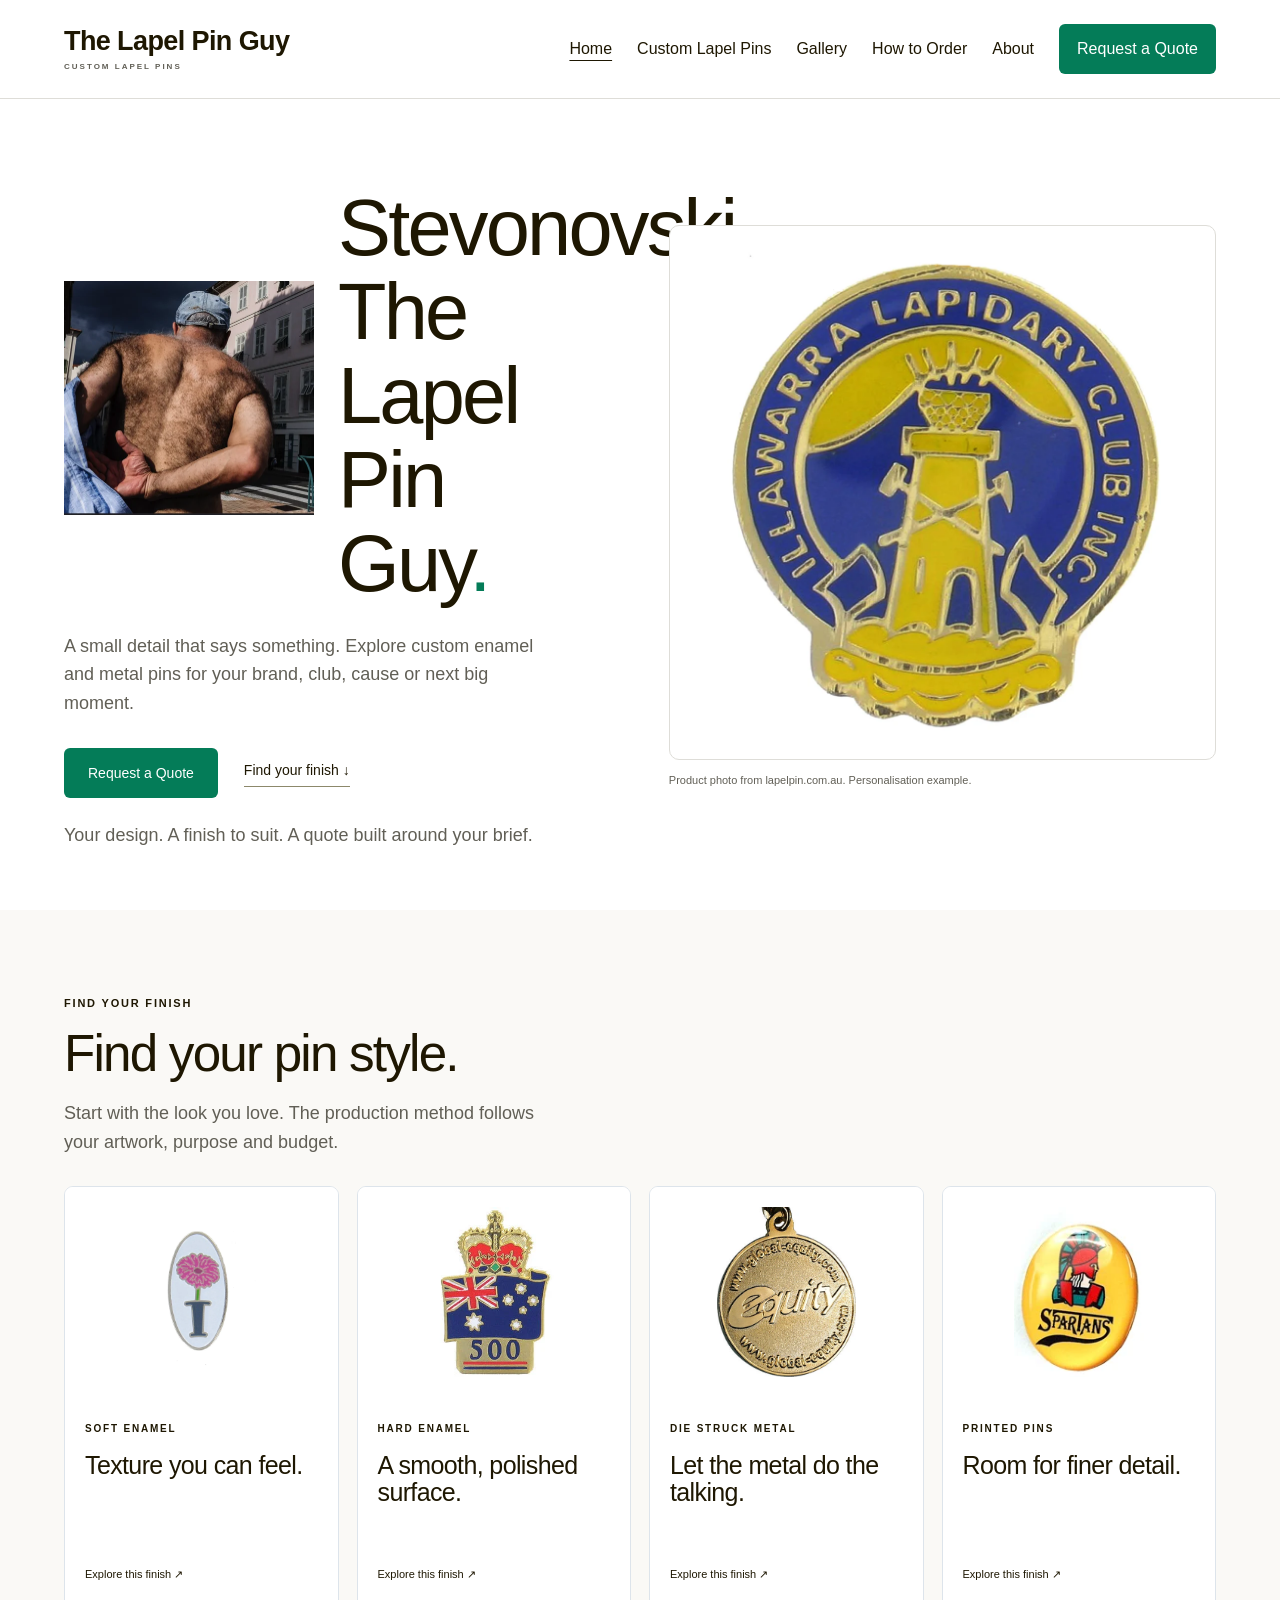
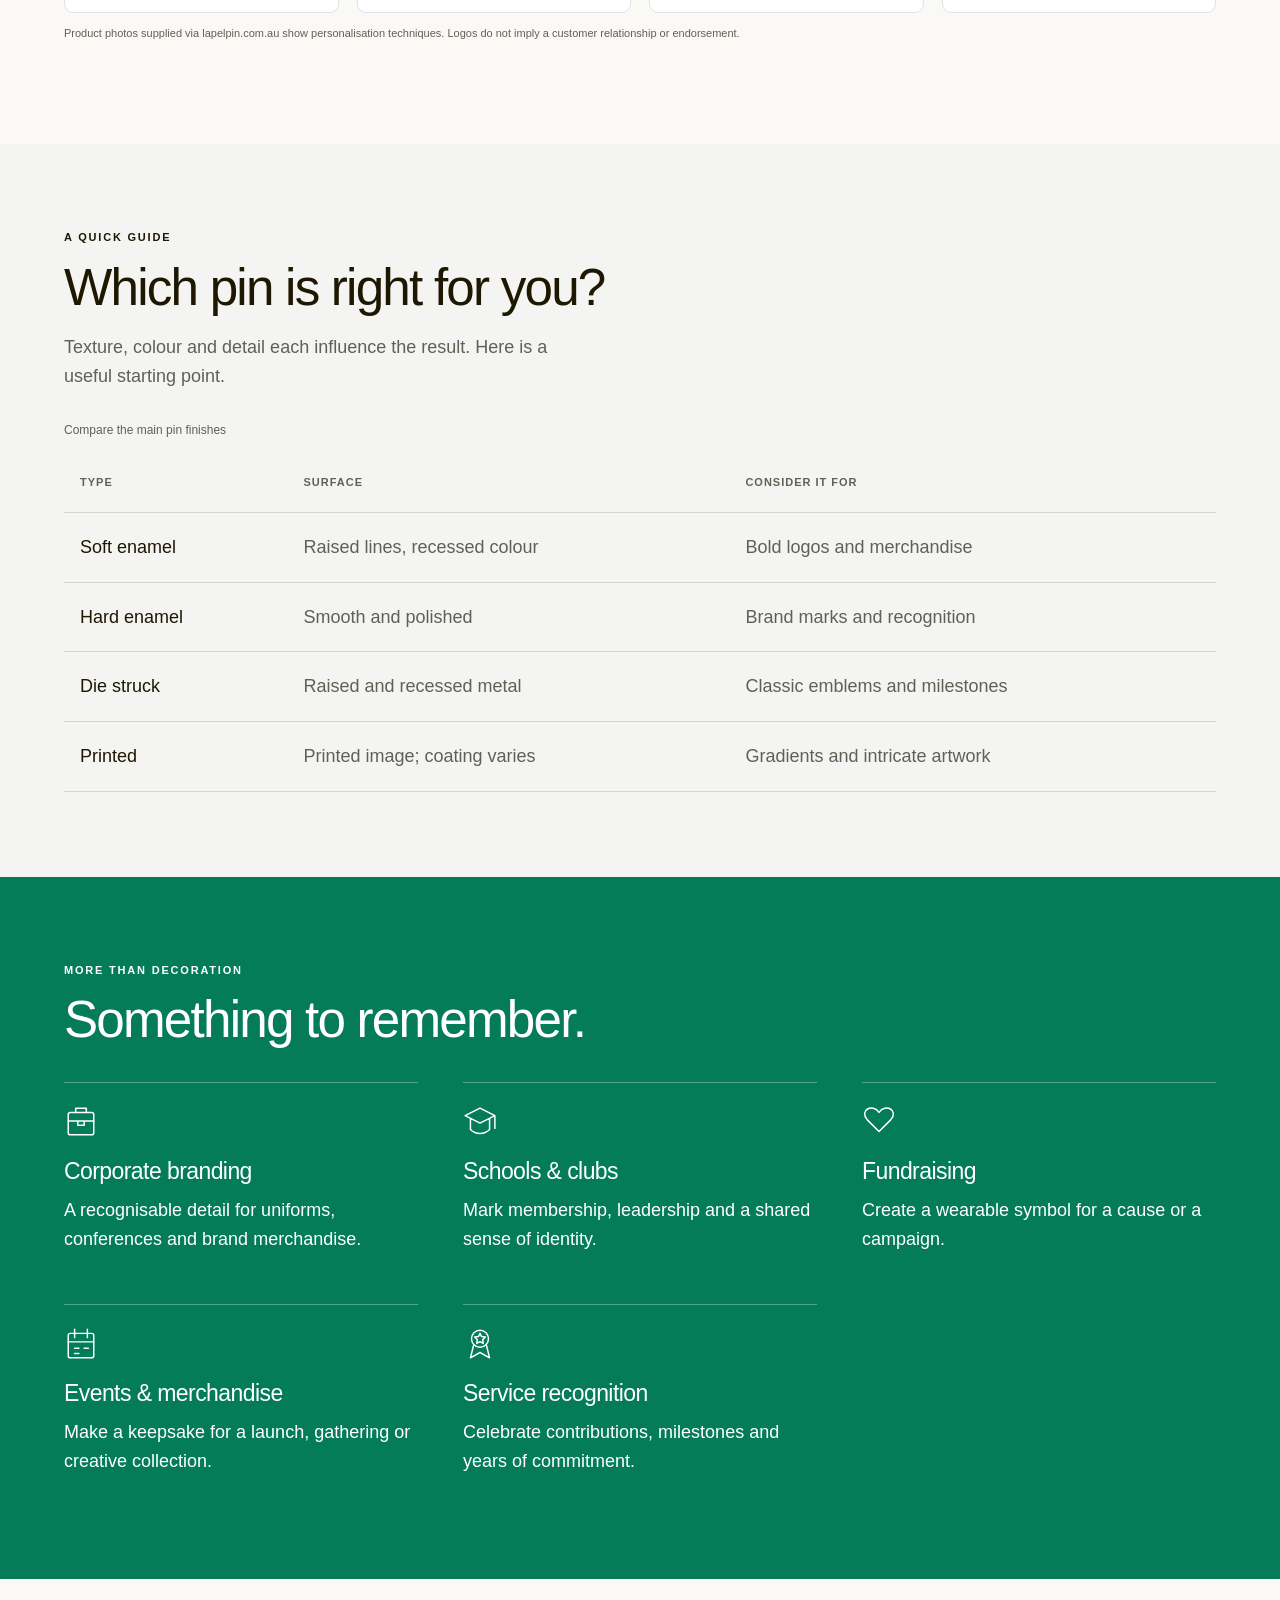
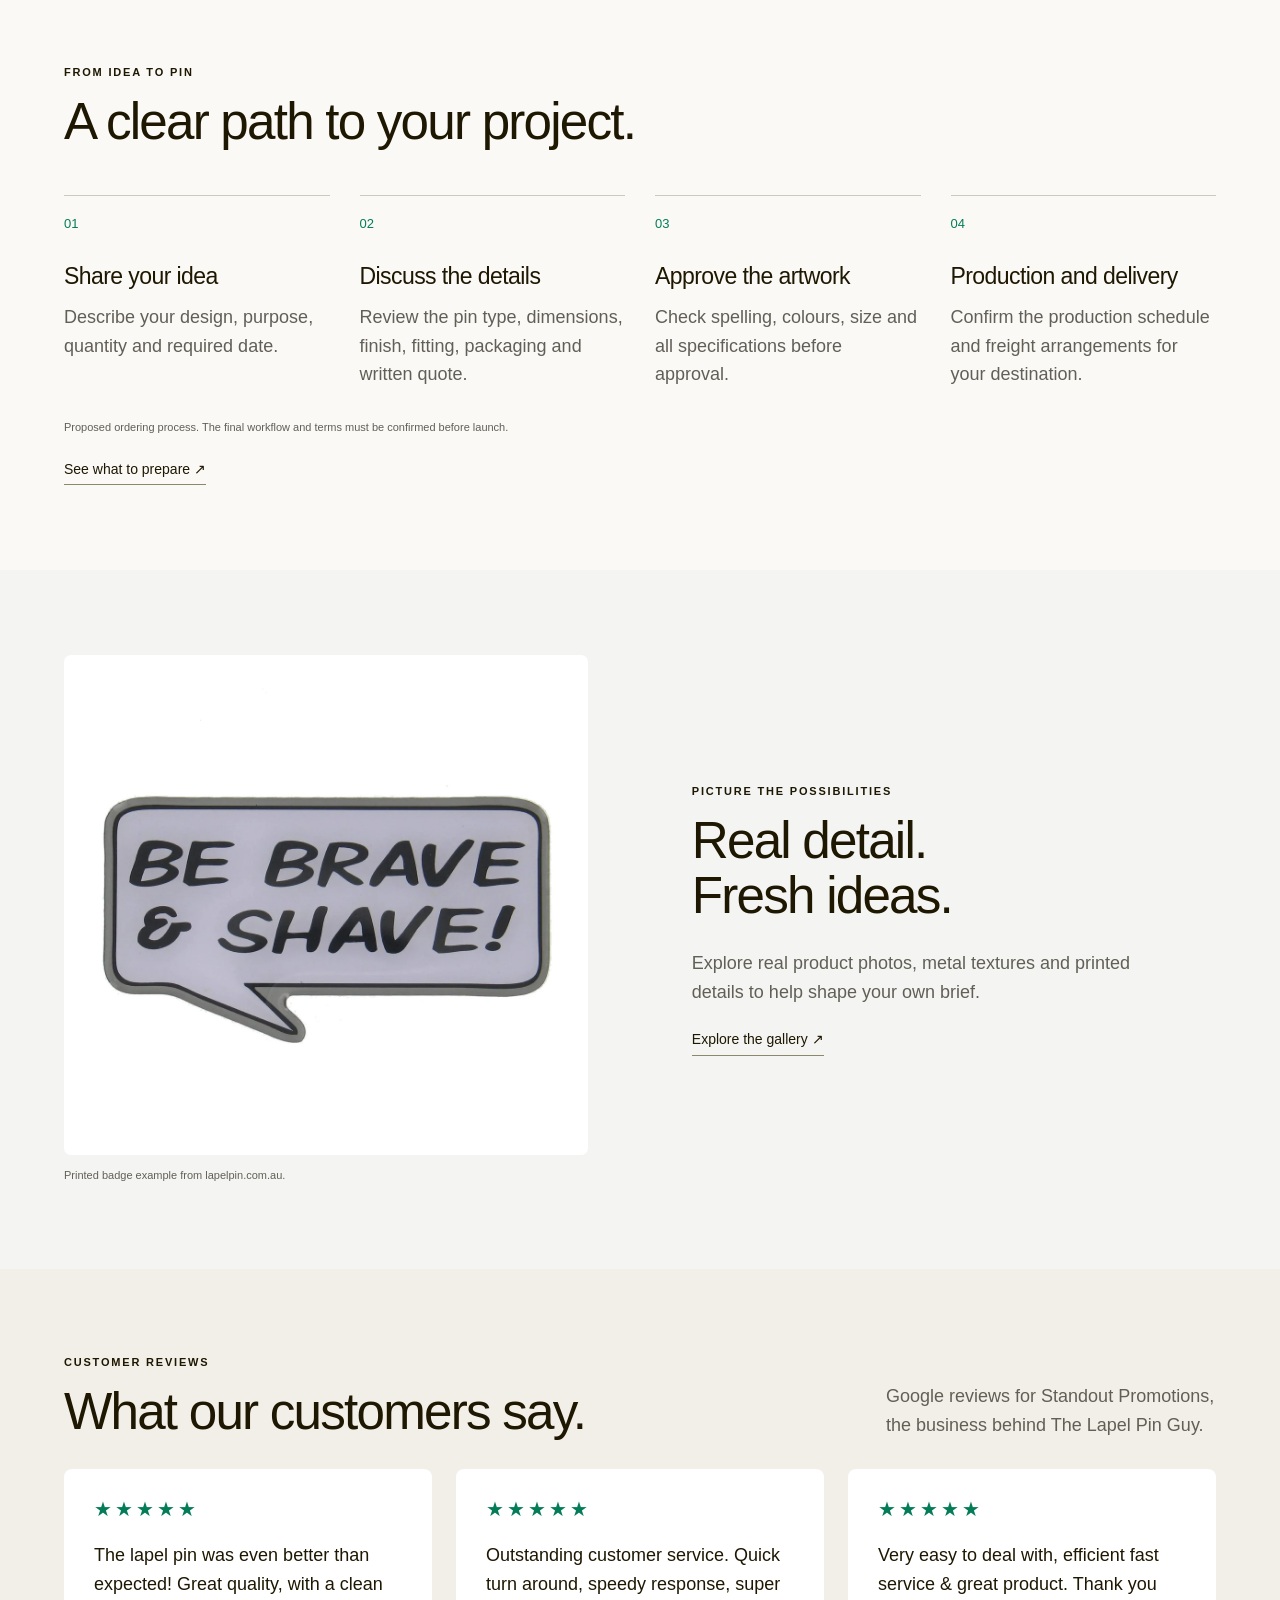
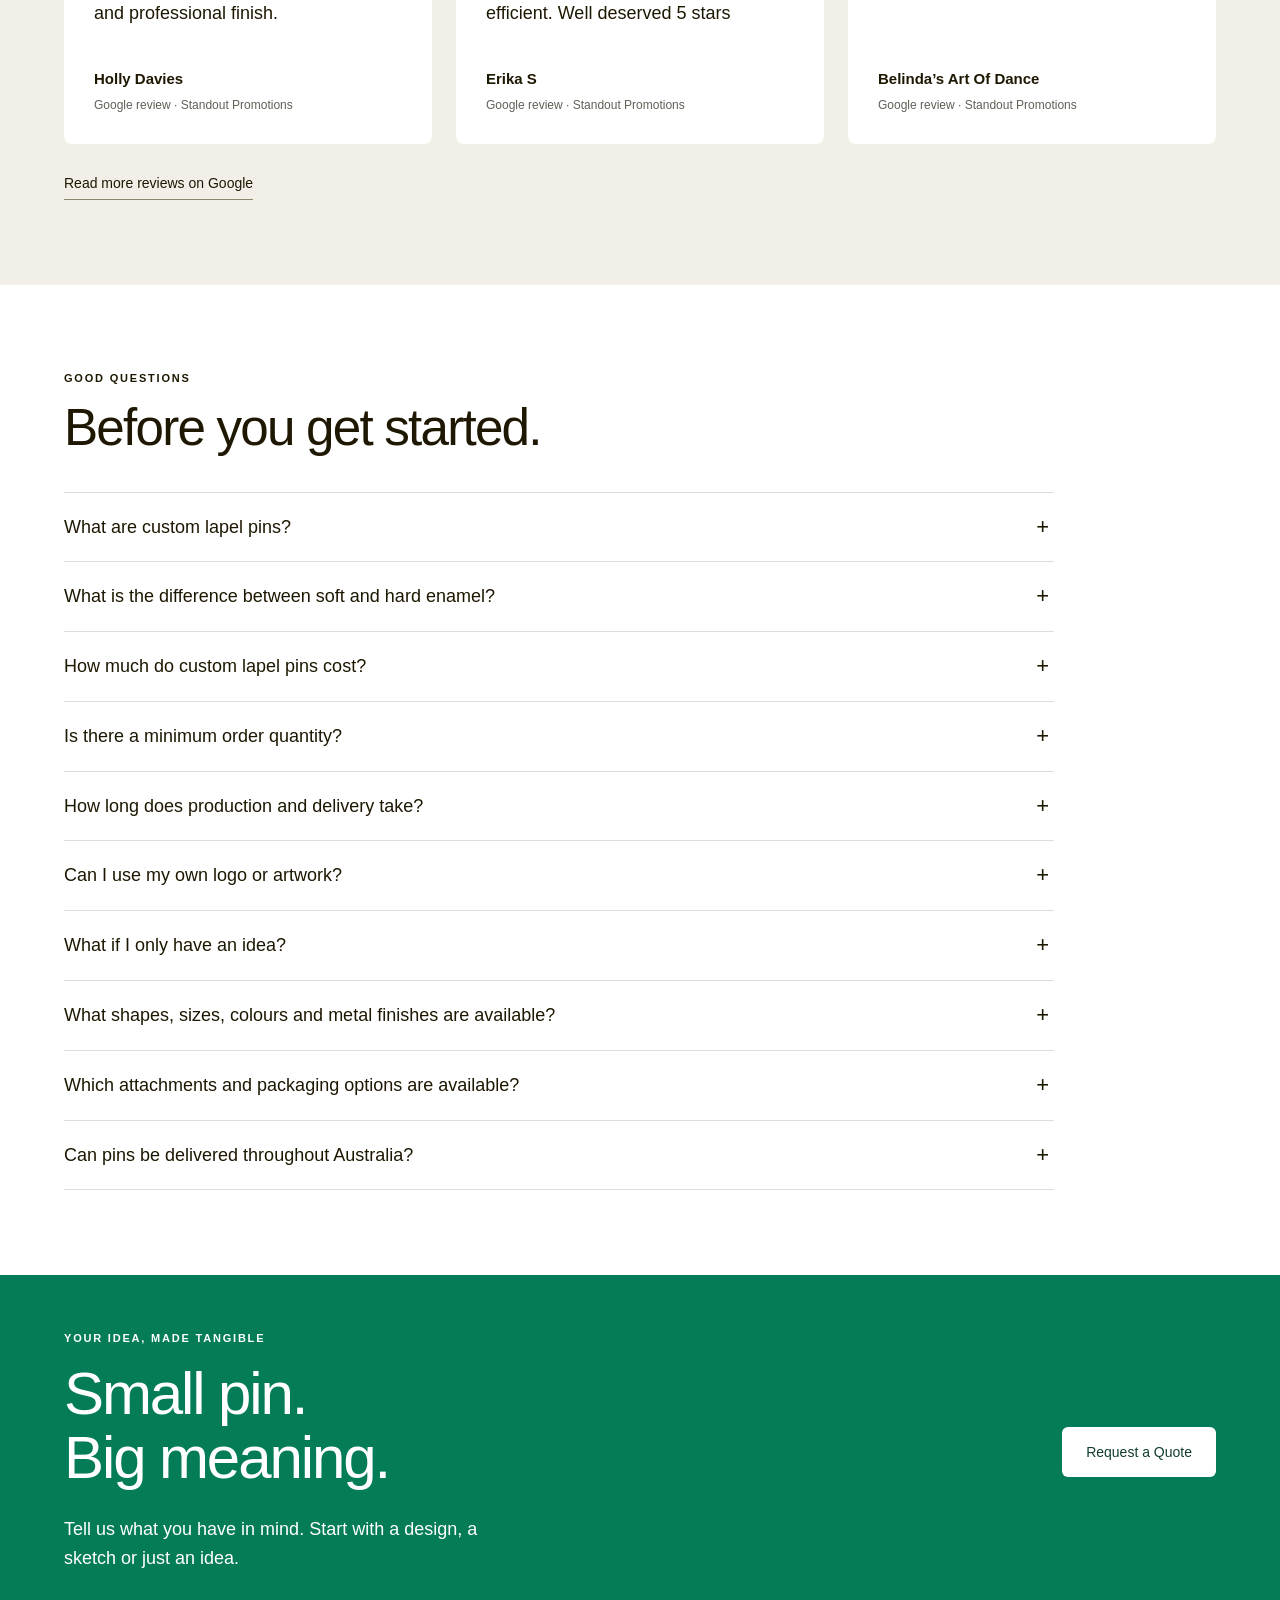
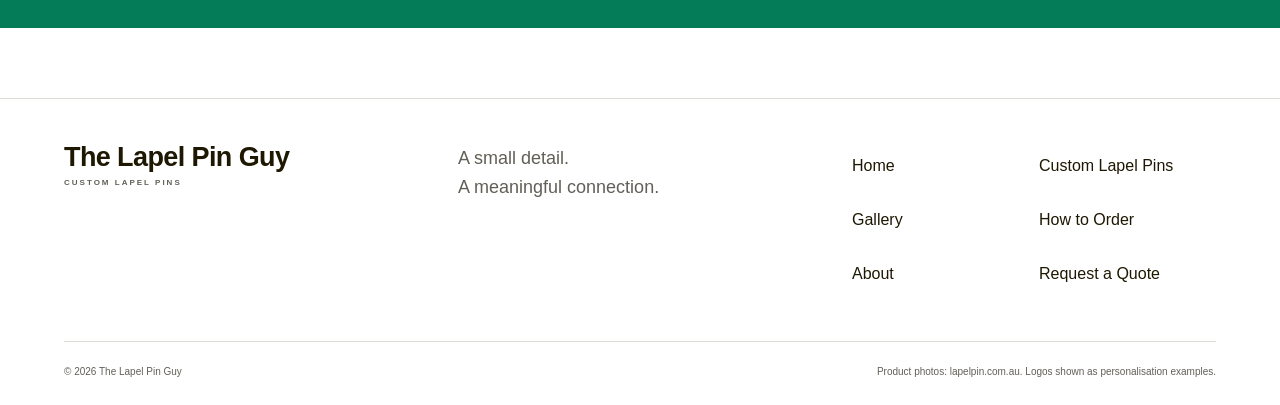
<file: index.html>
<!doctype html>
<html lang="en-AU">
<head><meta charset="utf-8"><meta name="viewport" content="width=device-width,initial-scale=1"><title>Custom Lapel Pins Australia | The Lapel Pin Guy</title><meta name="description" content="Explore enamel, die struck and printed custom lapel pins for Australian projects. Compare finishes and prepare a quote enquiry for your design."><meta name="robots" content="noindex,nofollow"><meta name="theme-color" content="#ffffff"><link rel="stylesheet" href="/assets/styles.css"><script src="/assets/site.js" defer></script><script type="application/ld+json">[{"@context": "https://schema.org", "@type": "Organization", "name": "The Lapel Pin Guy"}]</script>
<style>
.hero-title-with-photo{display:flex;align-items:center;gap:24px;flex-wrap:wrap}
.hero-title-with-photo h1{flex:1;min-width:220px}
.hero-title-with-photo .hero-title-photo{width:250px;max-width:100%;height:auto;flex:0 0 auto;object-fit:contain;background:transparent}
</style>
<style>
/* Stack the finish and quick-guide introductions like the hero copy. */
.hero+section>.section-head,
.hero+section+section>.section-head{display:block}
.hero+section>.section-head p,
.hero+section+section>.section-head p{
  max-width:49ch;
  margin:18px 0 0;
  font-size:18px;
  line-height:1.6;
}
</style>
</head>
<body><a class="skip" href="#main">Skip to content</a>
<header><a class="brand" href="/" aria-label="The Lapel Pin Guy home"><b>The Lapel Pin Guy<span class="brand-dot" aria-hidden="true">.</span></b><small>CUSTOM LAPEL PINS</small></a><button class="menu-toggle" aria-expanded="false" aria-controls="navigation">Menu <span>☰</span></button>
<nav id="navigation" aria-label="Main navigation"><a href="/" aria-current="page">Home</a><a href="/custom-lapel-pins/">Custom Lapel Pins</a><a href="/gallery/">Gallery</a><a href="/how-to-order/">How to Order</a><a href="/about/">About</a><a class="button small" href="/request-a-quote/">Request a Quote</a>
</nav>
</header>
<main id="main">
<section class="hero">
<div class="hero-copy">
<div class="hero-title-with-photo"><img class="hero-title-photo" src="[data-uri]" alt="Street photograph of a man wearing a denim cap" width="250" height="235"><h1>Stevonovski The Lapel Pin Guy<span class="accent">.</span>
</h1></div>
<p class="lead">A small detail that says something. Explore custom enamel and metal pins for your brand, club, cause or next big moment.</p>
<div class="actions"><a class="button" href="/request-a-quote/">Request a Quote</a><a class="text-link" href="/custom-lapel-pins/">Find your finish ↓</a>
</div>
<p class="micro">Your design. A finish to suit. A quote built around your brief.</p>
</div>
<figure class="hero-image"><img class="" src="/assets/reference-etched.webp" alt="Blue and gold Illawarra Lapidary Club badge, photo from lapelpin.com.au" width="768" height="512" loading="lazy">
<figcaption>Product photo from lapelpin.com.au. Personalisation example.</figcaption>
</figure>
</section>
<section>
<div class="section-head">
<div><span class="eyebrow">Find your finish</span>
<h2>Find your pin style.</h2>
<p>Start with the look you love. The production method follows your artwork, purpose and budget.</p>
</div>
</div>
<div class="cards"><a class="card" href="/custom-lapel-pins/#soft-enamel"><img class="" src="/assets/reference-soft-enamel.webp" alt="Oval floral soft enamel pin, photo from lapelpin.com.au" width="768" height="512" loading="lazy">
<div class="card-body"><span class="eyebrow">Soft enamel</span>
<h3>Texture you can feel.</h3>
<span class="text-link">Explore this finish ↗</span>
</div>
</a><a class="card" href="/custom-lapel-pins/#hard-enamel"><img class="" src="/assets/reference-hard-enamel.webp" alt="Commemorative hard enamel pin with crown and Australian flag, photo from lapelpin.com.au" width="768" height="512" loading="lazy">
<div class="card-body"><span class="eyebrow">Hard enamel</span>
<h3>A smooth, polished surface.</h3>
<span class="text-link">Explore this finish ↗</span>
</div>
</a><a class="card" href="/custom-lapel-pins/#die-struck"><img class="" src="/assets/reference-die-struck.webp" alt="Gold-tone die struck metal example with raised lettering, photo from lapelpin.com.au" width="768" height="512" loading="lazy">
<div class="card-body"><span class="eyebrow">Die struck metal</span>
<h3>Let the metal do the talking.</h3>
<span class="text-link">Explore this finish ↗</span>
</div>
</a><a class="card" href="/custom-lapel-pins/#printed"><img class="" src="/assets/reference-printed.webp" alt="Printed Spartans badge example, photo from lapelpin.com.au" width="768" height="512" loading="lazy">
<div class="card-body"><span class="eyebrow">Printed pins</span>
<h3>Room for finer detail.</h3>
<span class="text-link">Explore this finish ↗</span>
</div>
</a>
</div>
<p class="fine">Product photos supplied via lapelpin.com.au show personalisation techniques. Logos do not imply a customer relationship or endorsement.</p>
</section>
<section class="soft">
<div class="section-head">
<div><span class="eyebrow">A quick guide</span>
<h2>Which pin is right for you?</h2>
<p>Texture, colour and detail each influence the result. Here is a useful starting point.</p>
</div>
</div>
<div class="table-wrap">
<table><caption>Compare the main pin finishes</caption>
<thead>
<tr>
<th>Type</th>
<th>Surface</th>
<th>Consider it for</th>
</tr>
</thead>
<tbody>
<tr>
<th scope="row"><a href="/custom-lapel-pins/#soft-enamel">Soft enamel</a>
</th>
<td>Raised lines, recessed colour</td>
<td>Bold logos and merchandise</td>
</tr>
<tr>
<th scope="row"><a href="/custom-lapel-pins/#hard-enamel">Hard enamel</a>
</th>
<td>Smooth and polished</td>
<td>Brand marks and recognition</td>
</tr>
<tr>
<th scope="row"><a href="/custom-lapel-pins/#die-struck">Die struck</a>
</th>
<td>Raised and recessed metal</td>
<td>Classic emblems and milestones</td>
</tr>
<tr>
<th scope="row"><a href="/custom-lapel-pins/#printed">Printed</a>
</th>
<td>Printed image; coating varies</td>
<td>Gradients and intricate artwork</td>
</tr>
</tbody>
</table>
</div>
</section>
<section class="uses"><span class="eyebrow">More than decoration</span>
<h2>Something to remember.</h2>
<div class="use-grid">
<article><svg class="use-icon" viewBox="0 0 32 32" fill="none" stroke="currentColor" stroke-width="1.4" stroke-linecap="round" stroke-linejoin="round" aria-hidden="true" focusable="false"><rect x="4" y="7" width="24" height="21" rx="2"/><path d="M11 7V3h10v4M4 15h24M13 15v4h6v-4"/></svg>
<h3>Corporate branding</h3>
<p>A recognisable detail for uniforms, conferences and brand merchandise.</p>
</article>
<article><svg class="use-icon" viewBox="0 0 32 32" fill="none" stroke="currentColor" stroke-width="1.4" stroke-linecap="round" stroke-linejoin="round" aria-hidden="true" focusable="false"><path d="m2 10 14-7 14 7-14 7-14-7ZM7 13v10c5 5 13 5 18 0V13M30 10v12"/></svg>
<h3>Schools & clubs</h3>
<p>Mark membership, leadership and a shared sense of identity.</p>
</article>
<article><svg class="use-icon" viewBox="0 0 32 32" fill="none" stroke="currentColor" stroke-width="1.4" stroke-linecap="round" stroke-linejoin="round" aria-hidden="true" focusable="false"><path d="M16 25 5 14C-3 5 10-2 16 7 22-2 35 5 27 14L16 25Z"/></svg>
<h3>Fundraising</h3>
<p>Create a wearable symbol for a cause or a campaign.</p>
</article>
<article><svg class="use-icon" viewBox="0 0 32 32" fill="none" stroke="currentColor" stroke-width="1.4" stroke-linecap="round" stroke-linejoin="round" aria-hidden="true" focusable="false"><rect x="4" y="6" width="24" height="23" rx="2"/><path d="M10 2v8M22 2v8M4 14h24m-18 6h4m5 0h4m-13 5h4"/></svg>
<h3>Events & merchandise</h3>
<p>Make a keepsake for a launch, gathering or creative collection.</p>
</article>
<article><svg class="use-icon" viewBox="0 0 32 32" fill="none" stroke="currentColor" stroke-width="1.4" stroke-linecap="round" stroke-linejoin="round" aria-hidden="true" focusable="false"><circle cx="16" cy="11" r="8"/><path d="m10 17-3 12 9-5 9 5-3-12m-6-11 1.5 3 3.5.5-2.5 2.5.6 3.5-3.1-1.7-3.1 1.7.6-3.5L11 9.5l3.5-.5Z"/></svg>
<h3>Service recognition</h3>
<p>Celebrate contributions, milestones and years of commitment.</p>
</article>
</div>
</section>
<section class="soft"><span class="eyebrow">From idea to pin</span>
<h2>A clear path to your project.</h2>
<div class="steps">
<article><span class="step-num">01</span>
<h3>Share your idea</h3>
<p>Describe your design, purpose, quantity and required date.</p>
</article>
<article><span class="step-num">02</span>
<h3>Discuss the details</h3>
<p>Review the pin type, dimensions, finish, fitting, packaging and written quote.</p>
</article>
<article><span class="step-num">03</span>
<h3>Approve the artwork</h3>
<p>Check spelling, colours, size and all specifications before approval.</p>
</article>
<article><span class="step-num">04</span>
<h3>Production and delivery</h3>
<p>Confirm the production schedule and freight arrangements for your destination.</p>
</article>
</div>
<p class="fine">Proposed ordering process. The final workflow and terms must be confirmed before launch.</p>
<a class="text-link" href="/how-to-order/">See what to prepare ↗</a>
</section>
<section class="split">
<figure><img class="" src="/assets/reference-screen-printed.webp" alt="Be Brave and Shave printed badge, photo from lapelpin.com.au" width="768" height="512" loading="lazy">
<figcaption>Printed badge example from lapelpin.com.au.</figcaption>
</figure>
<div><span class="eyebrow">Picture the possibilities</span>
<h2>Real detail.<br>Fresh ideas.</h2>
<p>Explore real product photos, metal textures and printed details to help shape your own brief.</p>
<a class="text-link" href="/gallery/">Explore the gallery ↗</a>
</div>
</section>
<section class="reviews-section" aria-labelledby="reviews-heading">
<div class="section-head">
<div><span class="eyebrow">Customer reviews</span>
<h2 id="reviews-heading">What our customers say.</h2>
</div>
<p>Google reviews for Standout Promotions, the business behind The Lapel Pin Guy.</p>
</div>
<div class="review-grid">
<figure class="review-card">
<div class="review-stars" role="img" aria-label="5 out of 5 stars">★★★★★</div>
<blockquote>
<p>The lapel pin was even better than expected! Great quality, with a clean and professional finish.</p>
</blockquote>
<figcaption>Holly Davies<span>Google review · Standout Promotions</span>
</figcaption>
</figure>
<figure class="review-card">
<div class="review-stars" role="img" aria-label="5 out of 5 stars">★★★★★</div>
<blockquote>
<p>Outstanding customer service. Quick turn around, speedy response, super efficient. Well deserved 5 stars</p>
</blockquote>
<figcaption>Erika S<span>Google review · Standout Promotions</span>
</figcaption>
</figure>
<figure class="review-card">
<div class="review-stars" role="img" aria-label="5 out of 5 stars">★★★★★</div>
<blockquote>
<p>Very easy to deal with, efficient fast service &amp; great product. Thank you</p>
</blockquote>
<figcaption>Belinda’s Art Of Dance<span>Google review · Standout Promotions</span>
</figcaption>
</figure>
</div>
<a class="text-link reviews-link" href="https://www.google.com/search?q=standoutbrisbane" target="_blank" rel="noopener noreferrer">Read more reviews on Google <span class="sr-only">(opens in a new tab)</span></a>
</section>
<section><span class="eyebrow">Good questions</span>
<h2>Before you get started.</h2>
<div class="faq"><details><summary>What are custom lapel pins?</summary>
<p>Custom lapel pins are small wearable badges made to a particular design, such as a logo, emblem or illustration. They can identify a group, mark an achievement or become merchandise, and are commonly worn on jackets, uniforms and bags.</p>
</details><details><summary>What is the difference between soft and hard enamel?</summary>
<p>Soft enamel has recessed colour with raised metal outlines you can feel. Hard enamel is filled and polished to create a smoother surface, with colour and metal sitting level. The best option depends on your artwork and preferred texture.</p>
</details><details><summary>How much do custom lapel pins cost?</summary>
<p>Cost depends on quantity, size, production method, design complexity, metal finish, attachments and packaging. Tooling, artwork requirements and freight can also affect the total. Request an itemised quote for your design rather than relying on a generic unit price.</p>
</details><details><summary>Is there a minimum order quantity?</summary>
<p>The minimum needs to be confirmed for your design and production method. Include your approximate quantity in the enquiry so the available options can be checked.</p>
</details><details><summary>How long does production and delivery take?</summary>
<p>Timing depends on artwork approval, specifications, production capacity and delivery location. Share your required arrival date at the enquiry stage. Production and freight time must be confirmed before you commit to an order.</p>
</details><details><summary>Can I use my own logo or artwork?</summary>
<p>Yes, your own artwork can be the starting point for a custom pin. Use artwork you own or have permission to reproduce. Vector files are helpful; fine text, gradients and narrow details may need adjustment for the chosen process.</p>
</details><details><summary>What if I only have an idea?</summary>
<p>Describe the idea, who the pins are for and the look you want. A rough sketch or visual reference can help define the brief. Artwork support, fees and revision arrangements should be agreed with your quote.</p>
</details><details><summary>What shapes, sizes, colours and metal finishes are available?</summary>
<p>Pins can use standard or custom outlines, subject to manufacturing limits. Enamel suits separate areas of solid colour; printing can suit gradients and detailed images. Gold-tone, silver-tone, copper, black nickel and antique effects are options to discuss. Final availability and colour matching depend on the process.</p>
</details><details><summary>Which attachments and packaging options are available?</summary>
<p>Butterfly clutches and magnetic fittings are options to discuss, along with backing cards and presentation boxes. The best fitting depends on the pin size and how it will be worn. Confirm compatibility, availability and any additional cost in your quote.</p>
</details><details><summary>Can pins be delivered throughout Australia?</summary>
<p>Include your Australian postcode so delivery availability, freight cost and timing can be confirmed. Regional and remote destinations may require different delivery arrangements.</p>
</details>
</div>
</section>
<section class="cta">
<div><span class="eyebrow">Your idea, made tangible</span>
<h2>Small pin.<br>Big meaning.</h2>
<p>Tell us what you have in mind. Start with a design, a sketch or just an idea.</p>
</div>
<a class="button light" href="/request-a-quote/">Request a Quote</a>
</section>
</main>
<footer>
<div class="footer-top"><a class="brand" href="/"><b>The Lapel Pin Guy<span class="brand-dot" aria-hidden="true">.</span></b><small>CUSTOM LAPEL PINS</small></a>
<p>A small detail.<br>A meaningful connection.</p>
<div><a href="/" aria-current="page">Home</a><a href="/custom-lapel-pins/">Custom Lapel Pins</a><a href="/gallery/">Gallery</a><a href="/how-to-order/">How to Order</a><a href="/about/">About</a><a href="/request-a-quote/">Request a Quote</a>
</div>
</div>
<div class="footer-bottom"><span>© 2026 The Lapel Pin Guy</span><span>Product photos: lapelpin.com.au. Logos shown as personalisation examples.</span>
</div>
</footer>
</body>
</html>
</file>
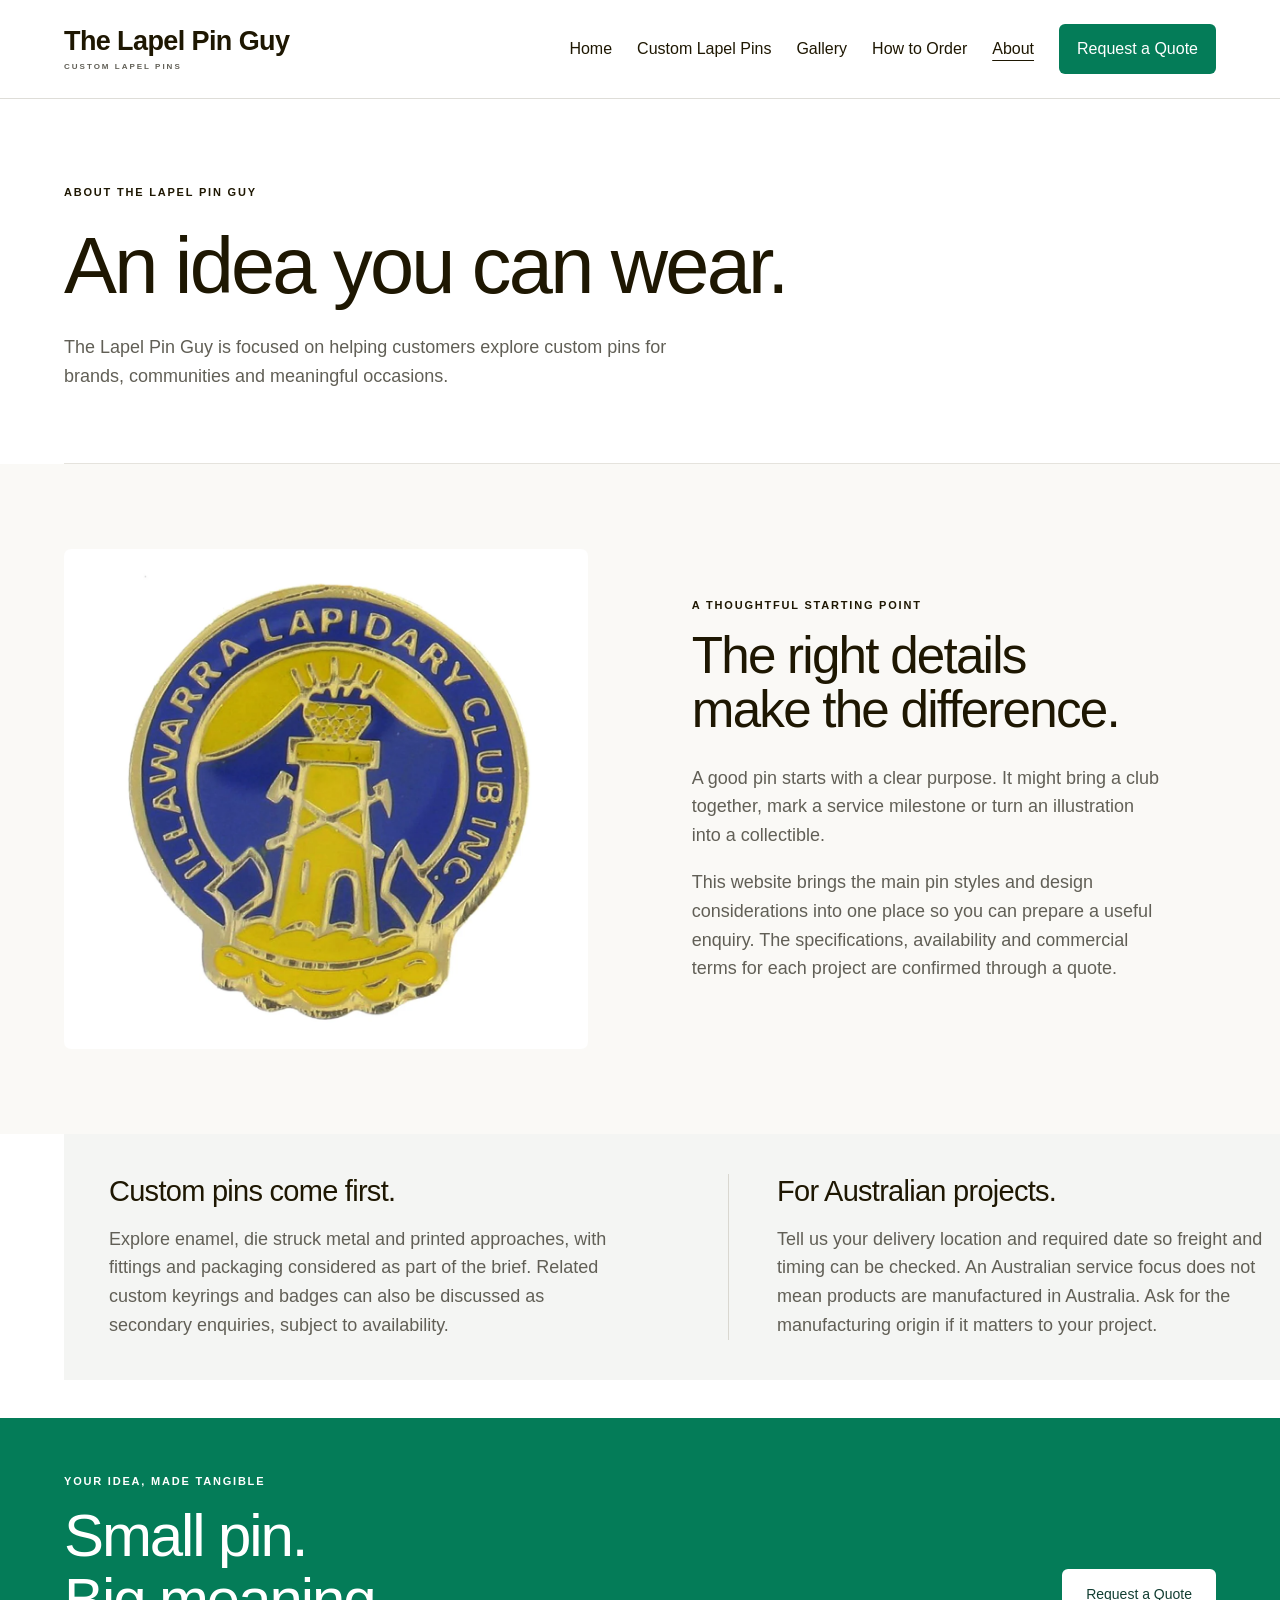
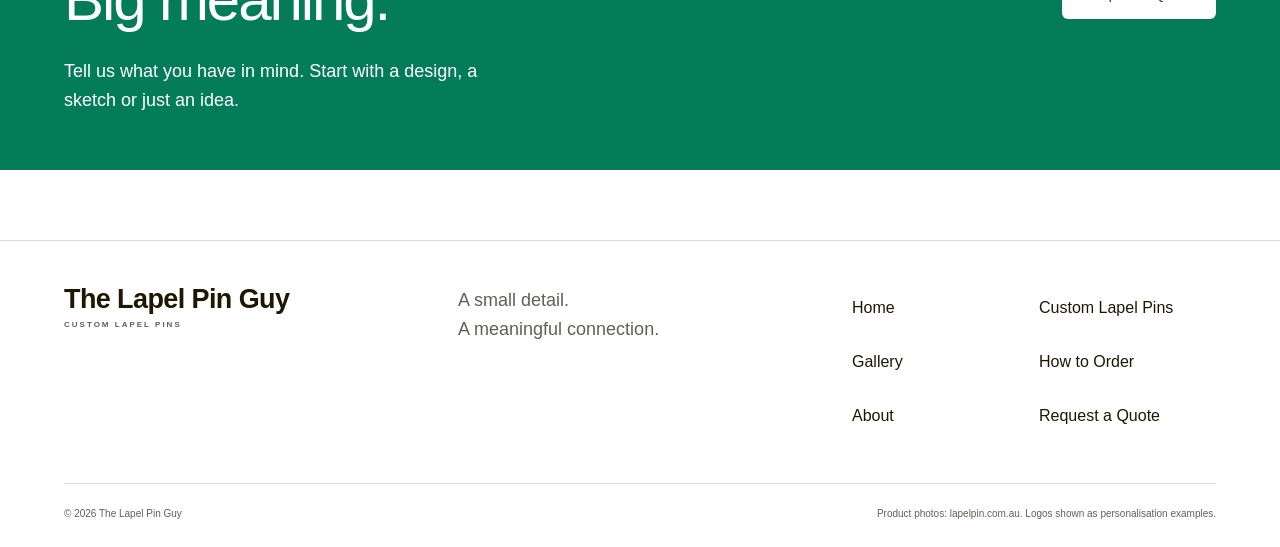
<file: about/index.html>
<!doctype html>
<html lang="en-AU">
<head><meta charset="utf-8"><meta name="viewport" content="width=device-width,initial-scale=1"><title>About | The Lapel Pin Guy</title><meta name="description" content="Explore the purpose behind The Lapel Pin Guy, with a focus on custom pin ideas for brands, clubs, schools and meaningful occasions."><meta name="robots" content="noindex,nofollow"><meta name="theme-color" content="#ffffff"><link rel="stylesheet" href="/assets/styles.css"><script src="/assets/site.js" defer></script><script type="application/ld+json">[{"@context": "https://schema.org", "@type": "Organization", "name": "The Lapel Pin Guy"}, {"@context": "https://schema.org", "@type": "BreadcrumbList", "itemListElement": [{"@type": "ListItem", "position": 1, "name": "Home", "item": "/"}, {"@type": "ListItem", "position": 2, "name": "About"}]}]</script>
</head>
<body><a class="skip" href="#main">Skip to content</a>
<header><a class="brand" href="/" aria-label="The Lapel Pin Guy home"><b>The Lapel Pin Guy<span class="brand-dot" aria-hidden="true">.</span></b><small>CUSTOM LAPEL PINS</small></a><button class="menu-toggle" aria-expanded="false" aria-controls="navigation">Menu <span>☰</span></button>
<nav id="navigation" aria-label="Main navigation"><a href="/">Home</a><a href="/custom-lapel-pins/">Custom Lapel Pins</a><a href="/gallery/">Gallery</a><a href="/how-to-order/">How to Order</a><a href="/about/" aria-current="page">About</a><a class="button small" href="/request-a-quote/">Request a Quote</a>
</nav>
</header>
<main id="main">
<section class="page-intro"><span class="eyebrow">About The Lapel Pin Guy</span>
<h1>An idea you can wear.</h1>
<p class="lead">The Lapel Pin Guy is focused on helping customers explore custom pins for brands, communities and meaningful occasions.</p>
</section>
<section class="split"><img class="" src="/assets/reference-etched.webp" alt="Blue and gold Illawarra Lapidary Club badge, photo from lapelpin.com.au" width="768" height="512" loading="lazy">
<div><span class="eyebrow">A thoughtful starting point</span>
<h2>The right details<br>make the difference.</h2>
<p>A good pin starts with a clear purpose. It might bring a club together, mark a service milestone or turn an illustration into a collectible.</p>
<p>This website brings the main pin styles and design considerations into one place so you can prepare a useful enquiry. The specifications, availability and commercial terms for each project are confirmed through a quote.</p>
</div>
</section>
<section class="about-focus">
<article>
<h2>Custom pins come first.</h2>
<p>Explore enamel, die struck metal and printed approaches, with fittings and packaging considered as part of the brief. Related custom keyrings and badges can also be discussed as secondary enquiries, subject to availability.</p>
</article>
<article>
<h2>For Australian projects.</h2>
<p>Tell us your delivery location and required date so freight and timing can be checked. An Australian service focus does not mean products are manufactured in Australia. Ask for the manufacturing origin if it matters to your project.</p>
</article>
</section>
<section class="cta">
<div><span class="eyebrow">Your idea, made tangible</span>
<h2>Small pin.<br>Big meaning.</h2>
<p>Tell us what you have in mind. Start with a design, a sketch or just an idea.</p>
</div>
<a class="button light" href="/request-a-quote/">Request a Quote</a>
</section>
</main>
<footer>
<div class="footer-top"><a class="brand" href="/"><b>The Lapel Pin Guy<span class="brand-dot" aria-hidden="true">.</span></b><small>CUSTOM LAPEL PINS</small></a>
<p>A small detail.<br>A meaningful connection.</p>
<div><a href="/">Home</a><a href="/custom-lapel-pins/">Custom Lapel Pins</a><a href="/gallery/">Gallery</a><a href="/how-to-order/">How to Order</a><a href="/about/" aria-current="page">About</a><a href="/request-a-quote/">Request a Quote</a>
</div>
</div>
<div class="footer-bottom"><span>© 2026 The Lapel Pin Guy</span><span>Product photos: lapelpin.com.au. Logos shown as personalisation examples.</span>
</div>
</footer>
</body>
</html>
</file>
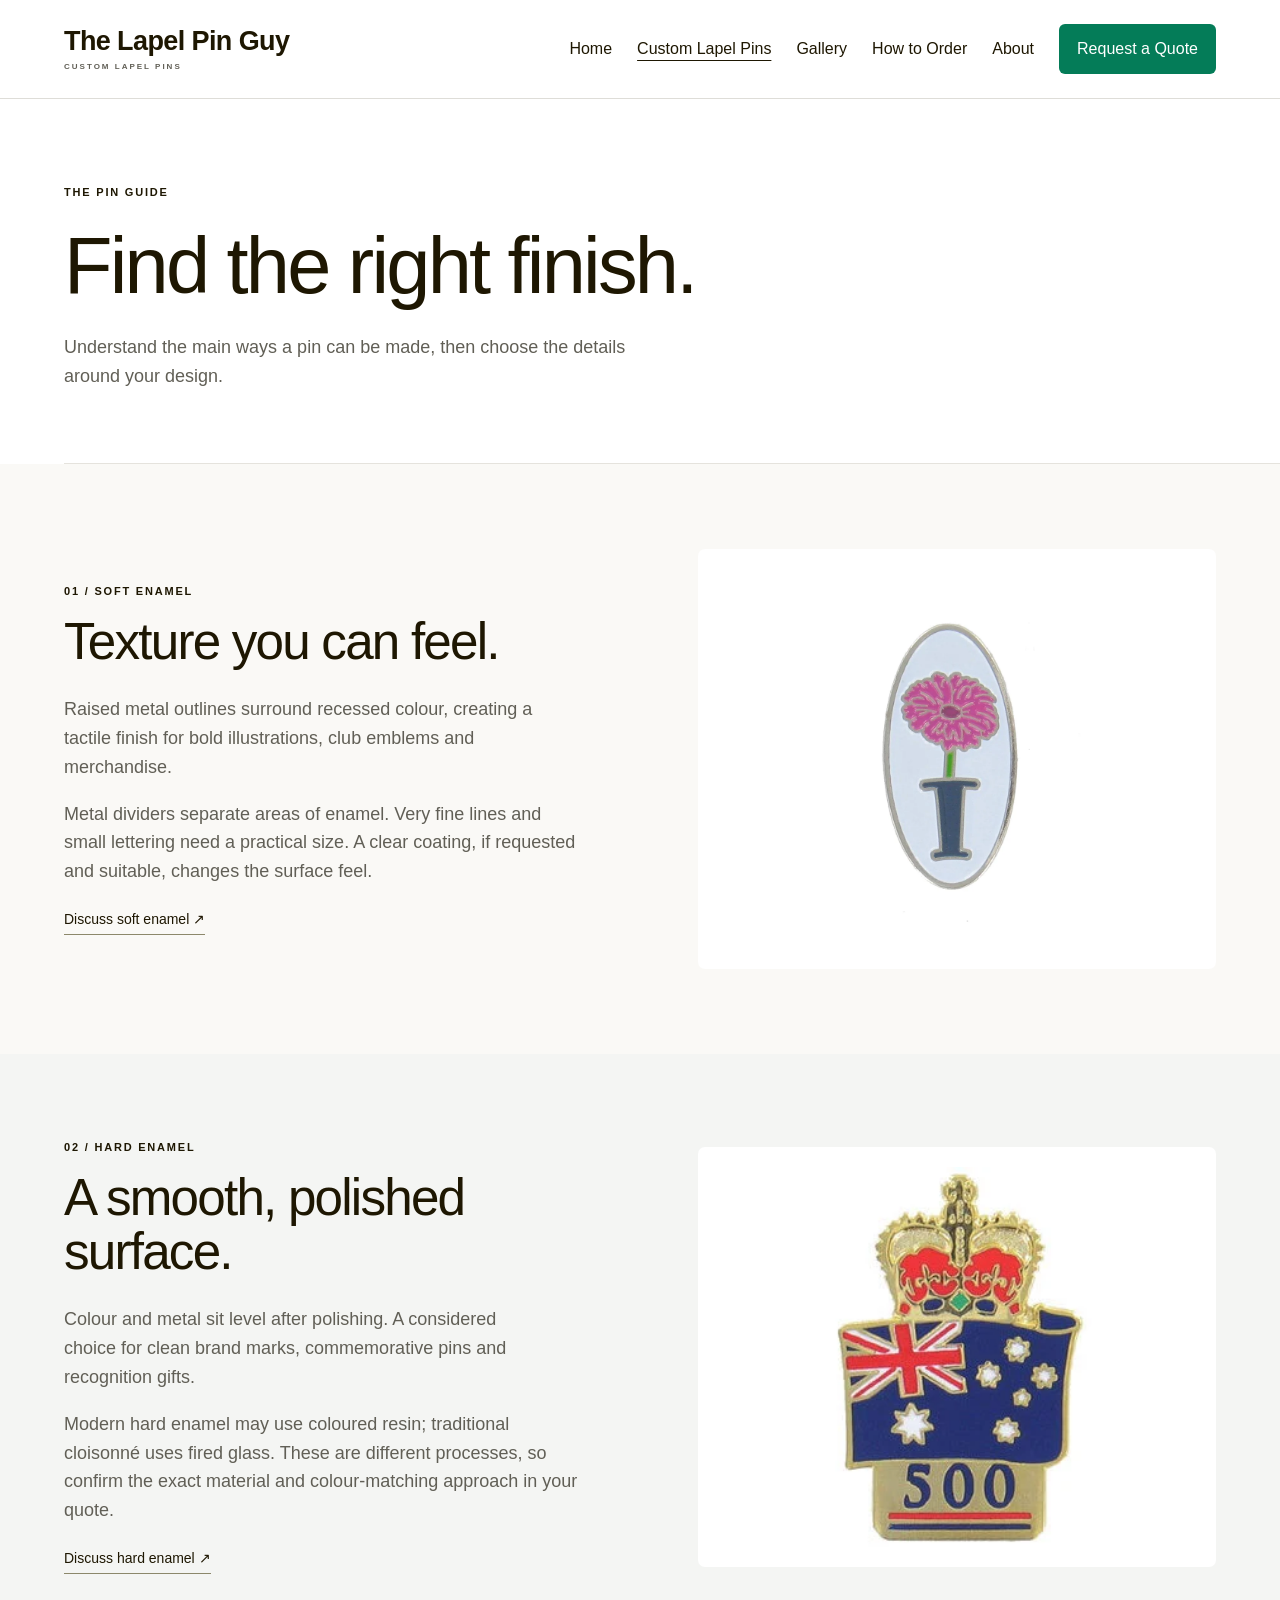
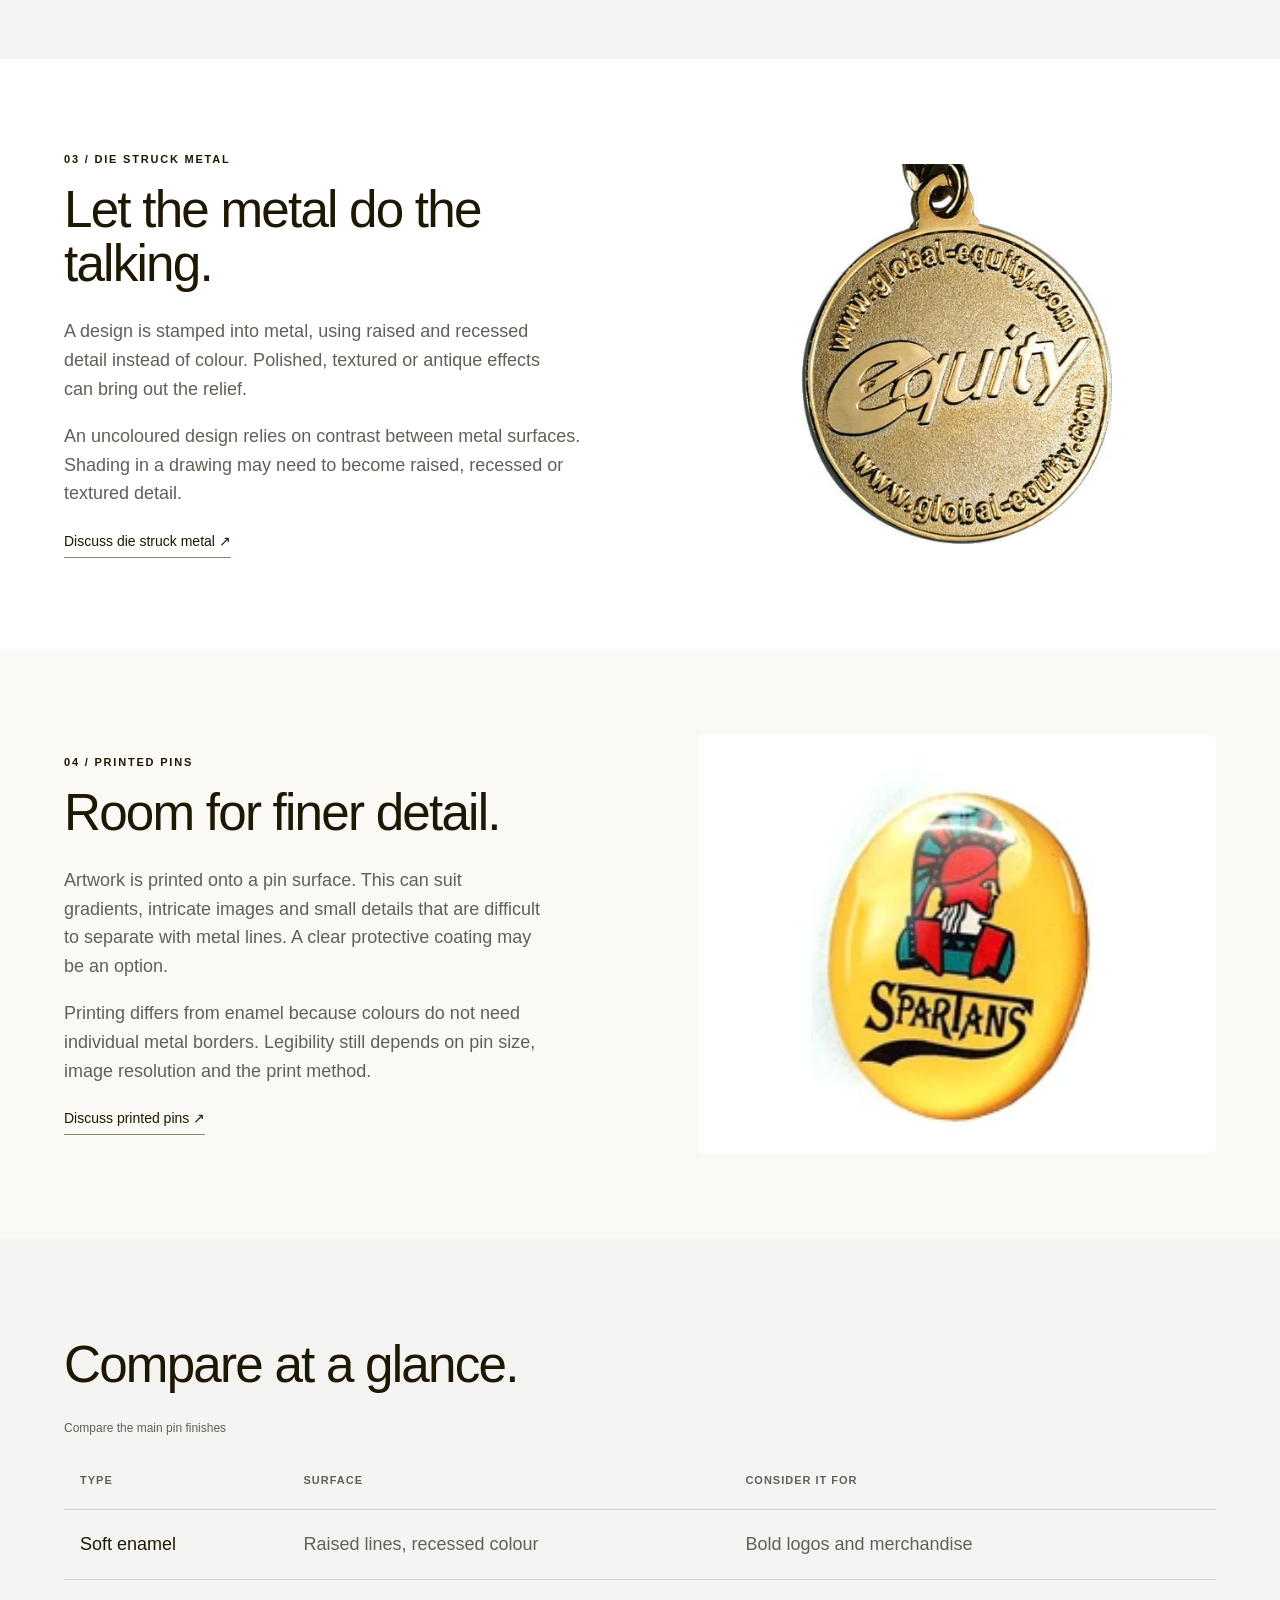
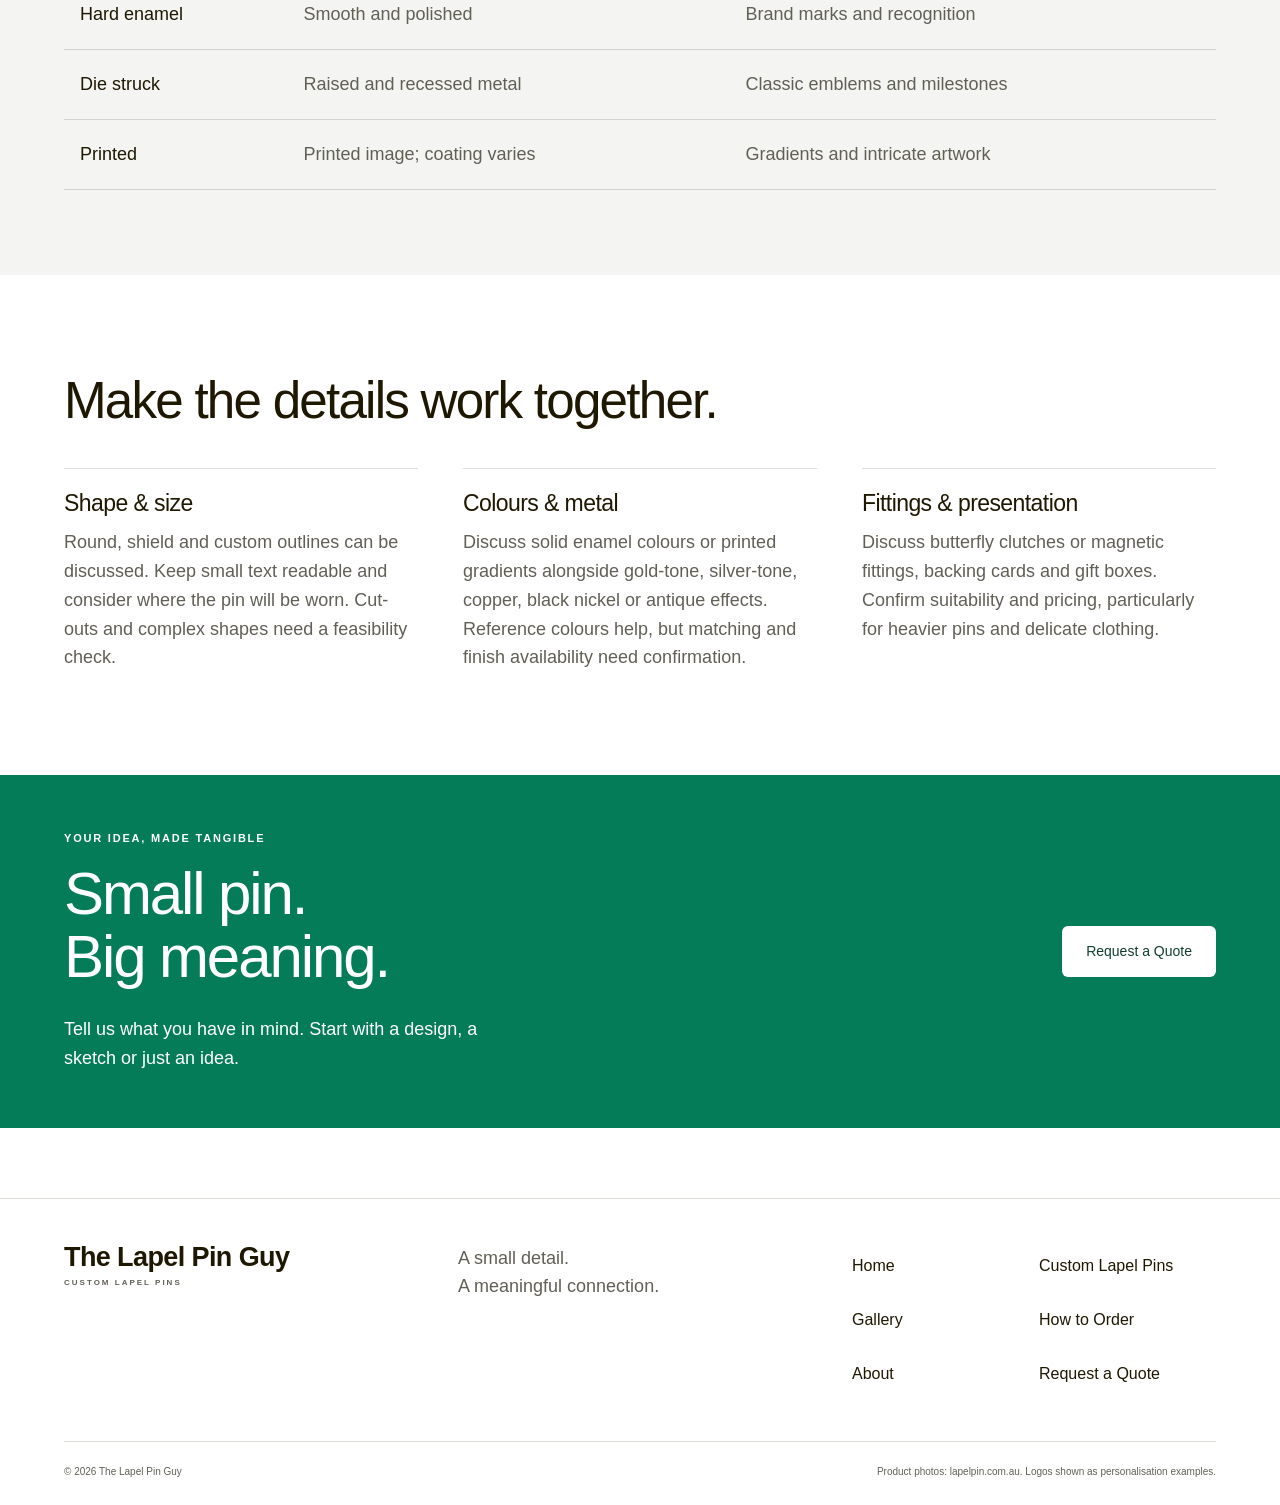
<file: custom-lapel-pins/index.html>
<!doctype html>
<html lang="en-AU">
<head><meta charset="utf-8"><meta name="viewport" content="width=device-width,initial-scale=1"><title>Custom Lapel Pin Types & Finishes | The Lapel Pin Guy</title><meta name="description" content="Compare soft enamel, hard enamel, die struck metal and printed lapel pins. Understand colours, metal finishes, fittings and packaging."><meta name="robots" content="noindex,nofollow"><meta name="theme-color" content="#ffffff"><link rel="stylesheet" href="/assets/styles.css"><script src="/assets/site.js" defer></script><script type="application/ld+json">[{"@context": "https://schema.org", "@type": "Organization", "name": "The Lapel Pin Guy"}, {"@context": "https://schema.org", "@type": "BreadcrumbList", "itemListElement": [{"@type": "ListItem", "position": 1, "name": "Home", "item": "/"}, {"@type": "ListItem", "position": 2, "name": "Custom Lapel Pins"}]}]</script>
</head>
<body><a class="skip" href="#main">Skip to content</a>
<header><a class="brand" href="/" aria-label="The Lapel Pin Guy home"><b>The Lapel Pin Guy<span class="brand-dot" aria-hidden="true">.</span></b><small>CUSTOM LAPEL PINS</small></a><button class="menu-toggle" aria-expanded="false" aria-controls="navigation">Menu <span>☰</span></button>
<nav id="navigation" aria-label="Main navigation"><a href="/">Home</a><a href="/custom-lapel-pins/" aria-current="page">Custom Lapel Pins</a><a href="/gallery/">Gallery</a><a href="/how-to-order/">How to Order</a><a href="/about/">About</a><a class="button small" href="/request-a-quote/">Request a Quote</a>
</nav>
</header>
<main id="main">
<section class="page-intro"><span class="eyebrow">The pin guide</span>
<h1>Find the right finish.</h1>
<p class="lead">Understand the main ways a pin can be made, then choose the details around your design.</p>
</section>
<section class="product-detail" id="soft-enamel">
<div><span class="eyebrow">01 / Soft enamel</span>
<h2>Texture you can feel.</h2>
<p class="lead">Raised metal outlines surround recessed colour, creating a tactile finish for bold illustrations, club emblems and merchandise.</p>
<p>Metal dividers separate areas of enamel. Very fine lines and small lettering need a practical size. A clear coating, if requested and suitable, changes the surface feel.</p>
<a class="text-link" href="/request-a-quote/?type=soft-enamel">Discuss soft enamel ↗</a>
</div>
<img class="" src="/assets/reference-soft-enamel.webp" alt="Oval floral soft enamel pin, photo from lapelpin.com.au" width="768" height="512" loading="lazy">
</section>
<section class="product-detail" id="hard-enamel">
<div><span class="eyebrow">02 / Hard enamel</span>
<h2>A smooth, polished surface.</h2>
<p class="lead">Colour and metal sit level after polishing. A considered choice for clean brand marks, commemorative pins and recognition gifts.</p>
<p>Modern hard enamel may use coloured resin; traditional cloisonné uses fired glass. These are different processes, so confirm the exact material and colour-matching approach in your quote.</p>
<a class="text-link" href="/request-a-quote/?type=hard-enamel">Discuss hard enamel ↗</a>
</div>
<img class="" src="/assets/reference-hard-enamel.webp" alt="Commemorative hard enamel pin with crown and Australian flag, photo from lapelpin.com.au" width="768" height="512" loading="lazy">
</section>
<section class="product-detail" id="die-struck">
<div><span class="eyebrow">03 / Die struck metal</span>
<h2>Let the metal do the talking.</h2>
<p class="lead">A design is stamped into metal, using raised and recessed detail instead of colour. Polished, textured or antique effects can bring out the relief.</p>
<p>An uncoloured design relies on contrast between metal surfaces. Shading in a drawing may need to become raised, recessed or textured detail.</p>
<a class="text-link" href="/request-a-quote/?type=die-struck">Discuss die struck metal ↗</a>
</div>
<img class="" src="/assets/reference-die-struck.webp" alt="Gold-tone die struck metal example with raised lettering, photo from lapelpin.com.au" width="768" height="512" loading="lazy">
</section>
<section class="product-detail" id="printed">
<div><span class="eyebrow">04 / Printed pins</span>
<h2>Room for finer detail.</h2>
<p class="lead">Artwork is printed onto a pin surface. This can suit gradients, intricate images and small details that are difficult to separate with metal lines. A clear protective coating may be an option.</p>
<p>Printing differs from enamel because colours do not need individual metal borders. Legibility still depends on pin size, image resolution and the print method.</p>
<a class="text-link" href="/request-a-quote/?type=printed">Discuss printed pins ↗</a>
</div>
<img class="" src="/assets/reference-printed.webp" alt="Printed Spartans badge example, photo from lapelpin.com.au" width="768" height="512" loading="lazy">
</section>
<section class="soft">
<h2>Compare at a glance.</h2>
<div class="table-wrap">
<table><caption>Compare the main pin finishes</caption>
<thead>
<tr>
<th>Type</th>
<th>Surface</th>
<th>Consider it for</th>
</tr>
</thead>
<tbody>
<tr>
<th scope="row"><a href="/custom-lapel-pins/#soft-enamel">Soft enamel</a>
</th>
<td>Raised lines, recessed colour</td>
<td>Bold logos and merchandise</td>
</tr>
<tr>
<th scope="row"><a href="/custom-lapel-pins/#hard-enamel">Hard enamel</a>
</th>
<td>Smooth and polished</td>
<td>Brand marks and recognition</td>
</tr>
<tr>
<th scope="row"><a href="/custom-lapel-pins/#die-struck">Die struck</a>
</th>
<td>Raised and recessed metal</td>
<td>Classic emblems and milestones</td>
</tr>
<tr>
<th scope="row"><a href="/custom-lapel-pins/#printed">Printed</a>
</th>
<td>Printed image; coating varies</td>
<td>Gradients and intricate artwork</td>
</tr>
</tbody>
</table>
</div>
</section>
<section>
<h2>Make the details work together.</h2>
<div class="use-grid">
<article>
<h3>Shape & size</h3>
<p>Round, shield and custom outlines can be discussed. Keep small text readable and consider where the pin will be worn. Cut-outs and complex shapes need a feasibility check.</p>
</article>
<article>
<h3>Colours & metal</h3>
<p>Discuss solid enamel colours or printed gradients alongside gold-tone, silver-tone, copper, black nickel or antique effects. Reference colours help, but matching and finish availability need confirmation.</p>
</article>
<article>
<h3>Fittings & presentation</h3>
<p>Discuss butterfly clutches or magnetic fittings, backing cards and gift boxes. Confirm suitability and pricing, particularly for heavier pins and delicate clothing.</p>
</article>
</div>
</section>
<section class="cta">
<div><span class="eyebrow">Your idea, made tangible</span>
<h2>Small pin.<br>Big meaning.</h2>
<p>Tell us what you have in mind. Start with a design, a sketch or just an idea.</p>
</div>
<a class="button light" href="/request-a-quote/">Request a Quote</a>
</section>
</main>
<footer>
<div class="footer-top"><a class="brand" href="/"><b>The Lapel Pin Guy<span class="brand-dot" aria-hidden="true">.</span></b><small>CUSTOM LAPEL PINS</small></a>
<p>A small detail.<br>A meaningful connection.</p>
<div><a href="/">Home</a><a href="/custom-lapel-pins/" aria-current="page">Custom Lapel Pins</a><a href="/gallery/">Gallery</a><a href="/how-to-order/">How to Order</a><a href="/about/">About</a><a href="/request-a-quote/">Request a Quote</a>
</div>
</div>
<div class="footer-bottom"><span>© 2026 The Lapel Pin Guy</span><span>Product photos: lapelpin.com.au. Logos shown as personalisation examples.</span>
</div>
</footer>
</body>
</html>
</file>
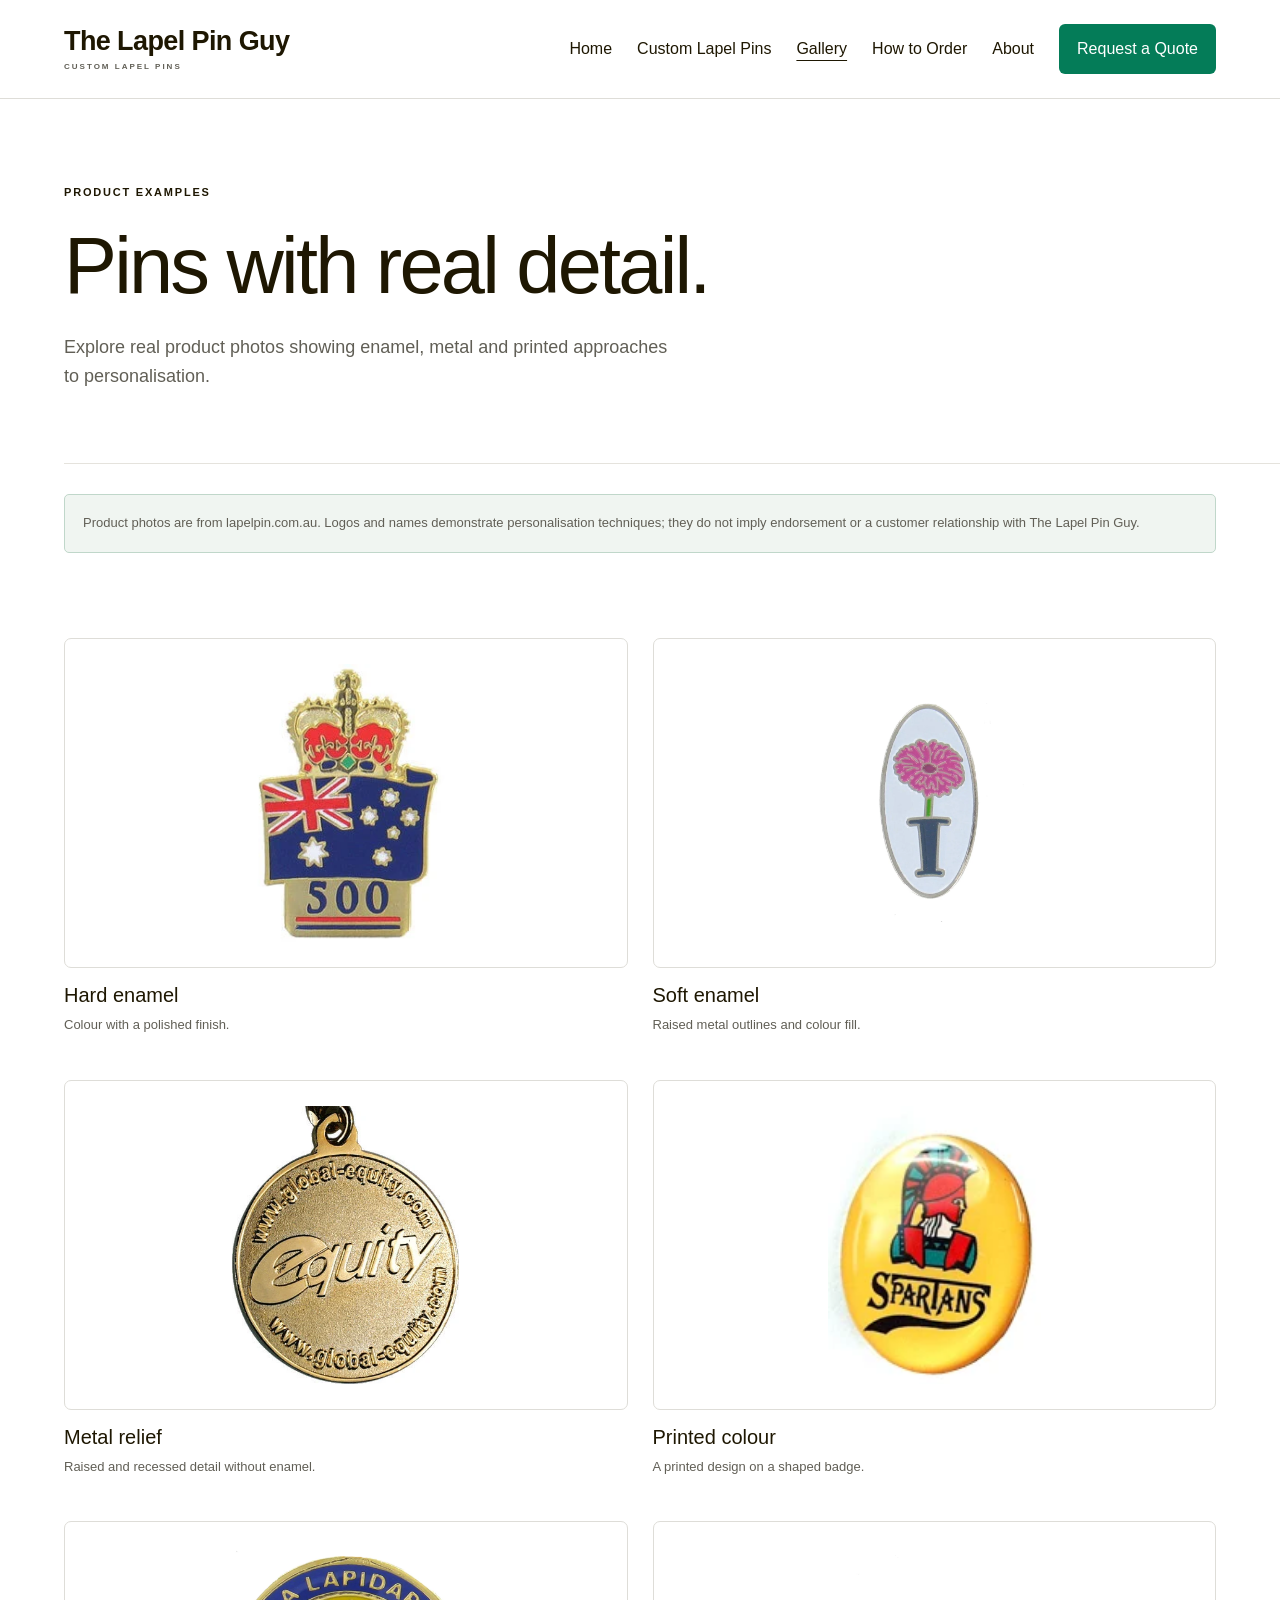
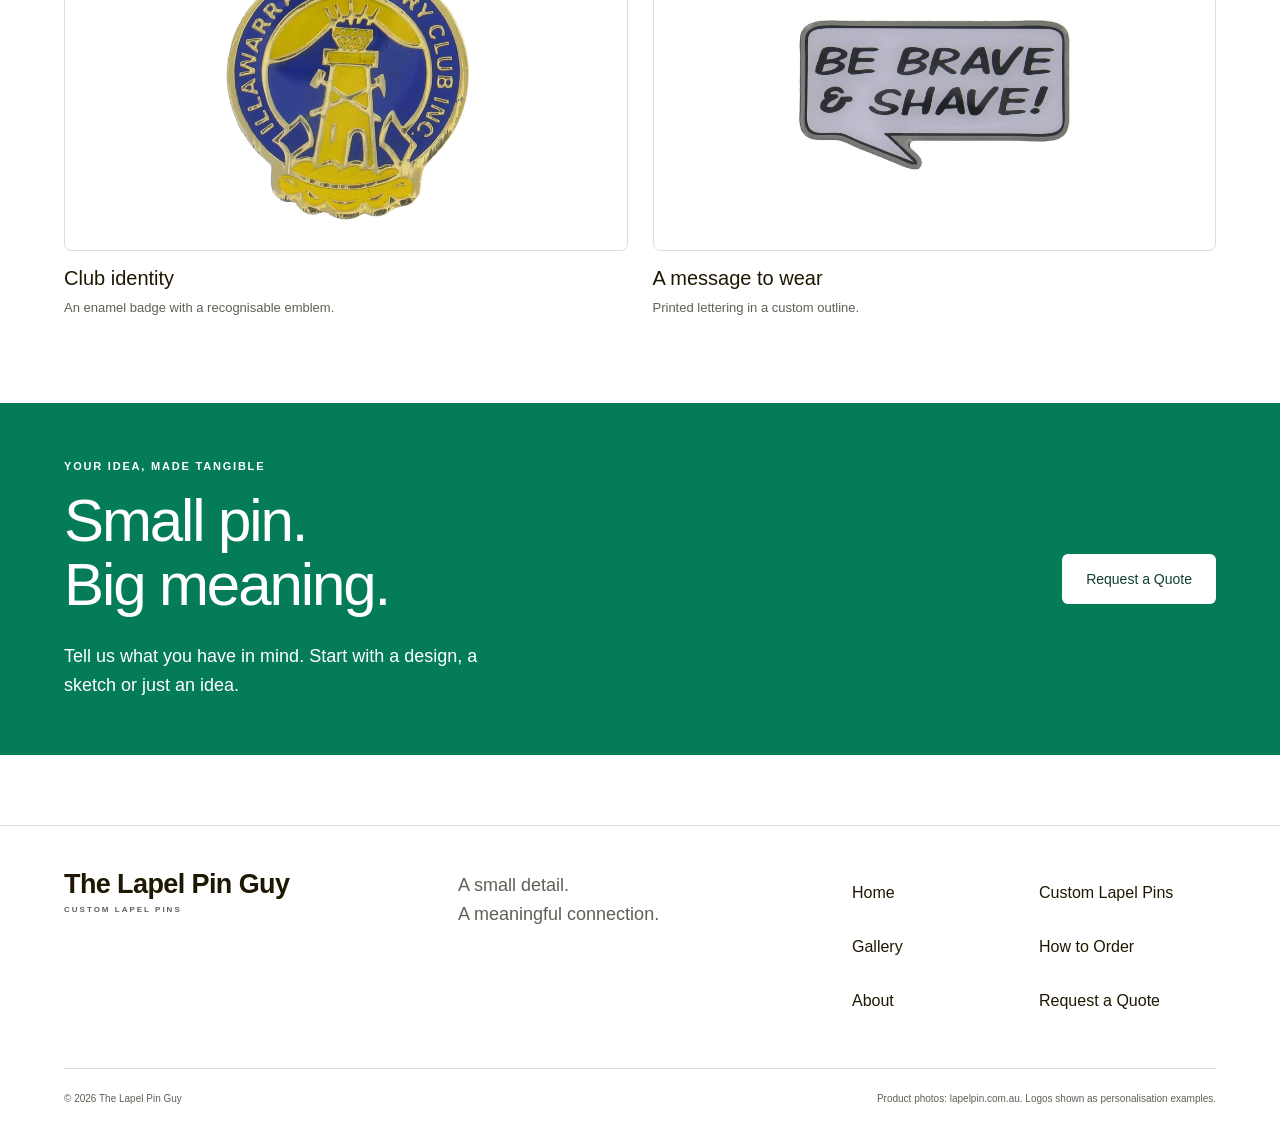
<file: gallery/index.html>
<!doctype html>
<html lang="en-AU">
<head><meta charset="utf-8"><meta name="viewport" content="width=device-width,initial-scale=1"><title>Illustrative Pin Design Gallery | The Lapel Pin Guy</title><meta name="description" content="Explore real enamel, metal and printed product photos from lapelpin.com.au, showing different personalisation techniques."><meta name="robots" content="noindex,nofollow"><meta name="theme-color" content="#ffffff"><link rel="stylesheet" href="/assets/styles.css"><script src="/assets/site.js" defer></script><script type="application/ld+json">[{"@context": "https://schema.org", "@type": "Organization", "name": "The Lapel Pin Guy"}, {"@context": "https://schema.org", "@type": "BreadcrumbList", "itemListElement": [{"@type": "ListItem", "position": 1, "name": "Home", "item": "/"}, {"@type": "ListItem", "position": 2, "name": "Gallery"}]}]</script>
</head>
<body><a class="skip" href="#main">Skip to content</a>
<header><a class="brand" href="/" aria-label="The Lapel Pin Guy home"><b>The Lapel Pin Guy<span class="brand-dot" aria-hidden="true">.</span></b><small>CUSTOM LAPEL PINS</small></a><button class="menu-toggle" aria-expanded="false" aria-controls="navigation">Menu <span>☰</span></button>
<nav id="navigation" aria-label="Main navigation"><a href="/">Home</a><a href="/custom-lapel-pins/">Custom Lapel Pins</a><a href="/gallery/" aria-current="page">Gallery</a><a href="/how-to-order/">How to Order</a><a href="/about/">About</a><a class="button small" href="/request-a-quote/">Request a Quote</a>
</nav>
</header>
<main id="main">
<section class="page-intro"><span class="eyebrow">Product examples</span>
<h1>Pins with real detail.</h1>
<p class="lead">Explore real product photos showing enamel, metal and printed approaches to personalisation.</p>
</section>
<p class="notice">Product photos are from lapelpin.com.au. Logos and names demonstrate personalisation techniques; they do not imply endorsement or a customer relationship with The Lapel Pin Guy.</p>
<section class="gallery-grid">
<figure><img class="" src="/assets/reference-hard-enamel.webp" alt="Commemorative hard enamel pin with crown and Australian flag, photo from lapelpin.com.au" width="768" height="512" loading="lazy">
<figcaption><strong>Hard enamel</strong><span>Colour with a polished finish.</span>
</figcaption>
</figure>
<figure><img class="" src="/assets/reference-soft-enamel.webp" alt="Oval floral soft enamel pin, photo from lapelpin.com.au" width="768" height="512" loading="lazy">
<figcaption><strong>Soft enamel</strong><span>Raised metal outlines and colour fill.</span>
</figcaption>
</figure>
<figure><img class="" src="/assets/reference-die-struck.webp" alt="Gold-tone die struck metal example with raised lettering, photo from lapelpin.com.au" width="768" height="512" loading="lazy">
<figcaption><strong>Metal relief</strong><span>Raised and recessed detail without enamel.</span>
</figcaption>
</figure>
<figure><img class="" src="/assets/reference-printed.webp" alt="Printed Spartans badge example, photo from lapelpin.com.au" width="768" height="512" loading="lazy">
<figcaption><strong>Printed colour</strong><span>A printed design on a shaped badge.</span>
</figcaption>
</figure>
<figure><img class="" src="/assets/reference-etched.webp" alt="Blue and gold Illawarra Lapidary Club badge, photo from lapelpin.com.au" width="768" height="512" loading="lazy">
<figcaption><strong>Club identity</strong><span>An enamel badge with a recognisable emblem.</span>
</figcaption>
</figure>
<figure><img class="" src="/assets/reference-screen-printed.webp" alt="Be Brave and Shave printed badge, photo from lapelpin.com.au" width="768" height="512" loading="lazy">
<figcaption><strong>A message to wear</strong><span>Printed lettering in a custom outline.</span>
</figcaption>
</figure>
</section>
<section class="cta">
<div><span class="eyebrow">Your idea, made tangible</span>
<h2>Small pin.<br>Big meaning.</h2>
<p>Tell us what you have in mind. Start with a design, a sketch or just an idea.</p>
</div>
<a class="button light" href="/request-a-quote/">Request a Quote</a>
</section>
</main>
<footer>
<div class="footer-top"><a class="brand" href="/"><b>The Lapel Pin Guy<span class="brand-dot" aria-hidden="true">.</span></b><small>CUSTOM LAPEL PINS</small></a>
<p>A small detail.<br>A meaningful connection.</p>
<div><a href="/">Home</a><a href="/custom-lapel-pins/">Custom Lapel Pins</a><a href="/gallery/" aria-current="page">Gallery</a><a href="/how-to-order/">How to Order</a><a href="/about/">About</a><a href="/request-a-quote/">Request a Quote</a>
</div>
</div>
<div class="footer-bottom"><span>© 2026 The Lapel Pin Guy</span><span>Product photos: lapelpin.com.au. Logos shown as personalisation examples.</span>
</div>
</footer>
</body>
</html>
</file>
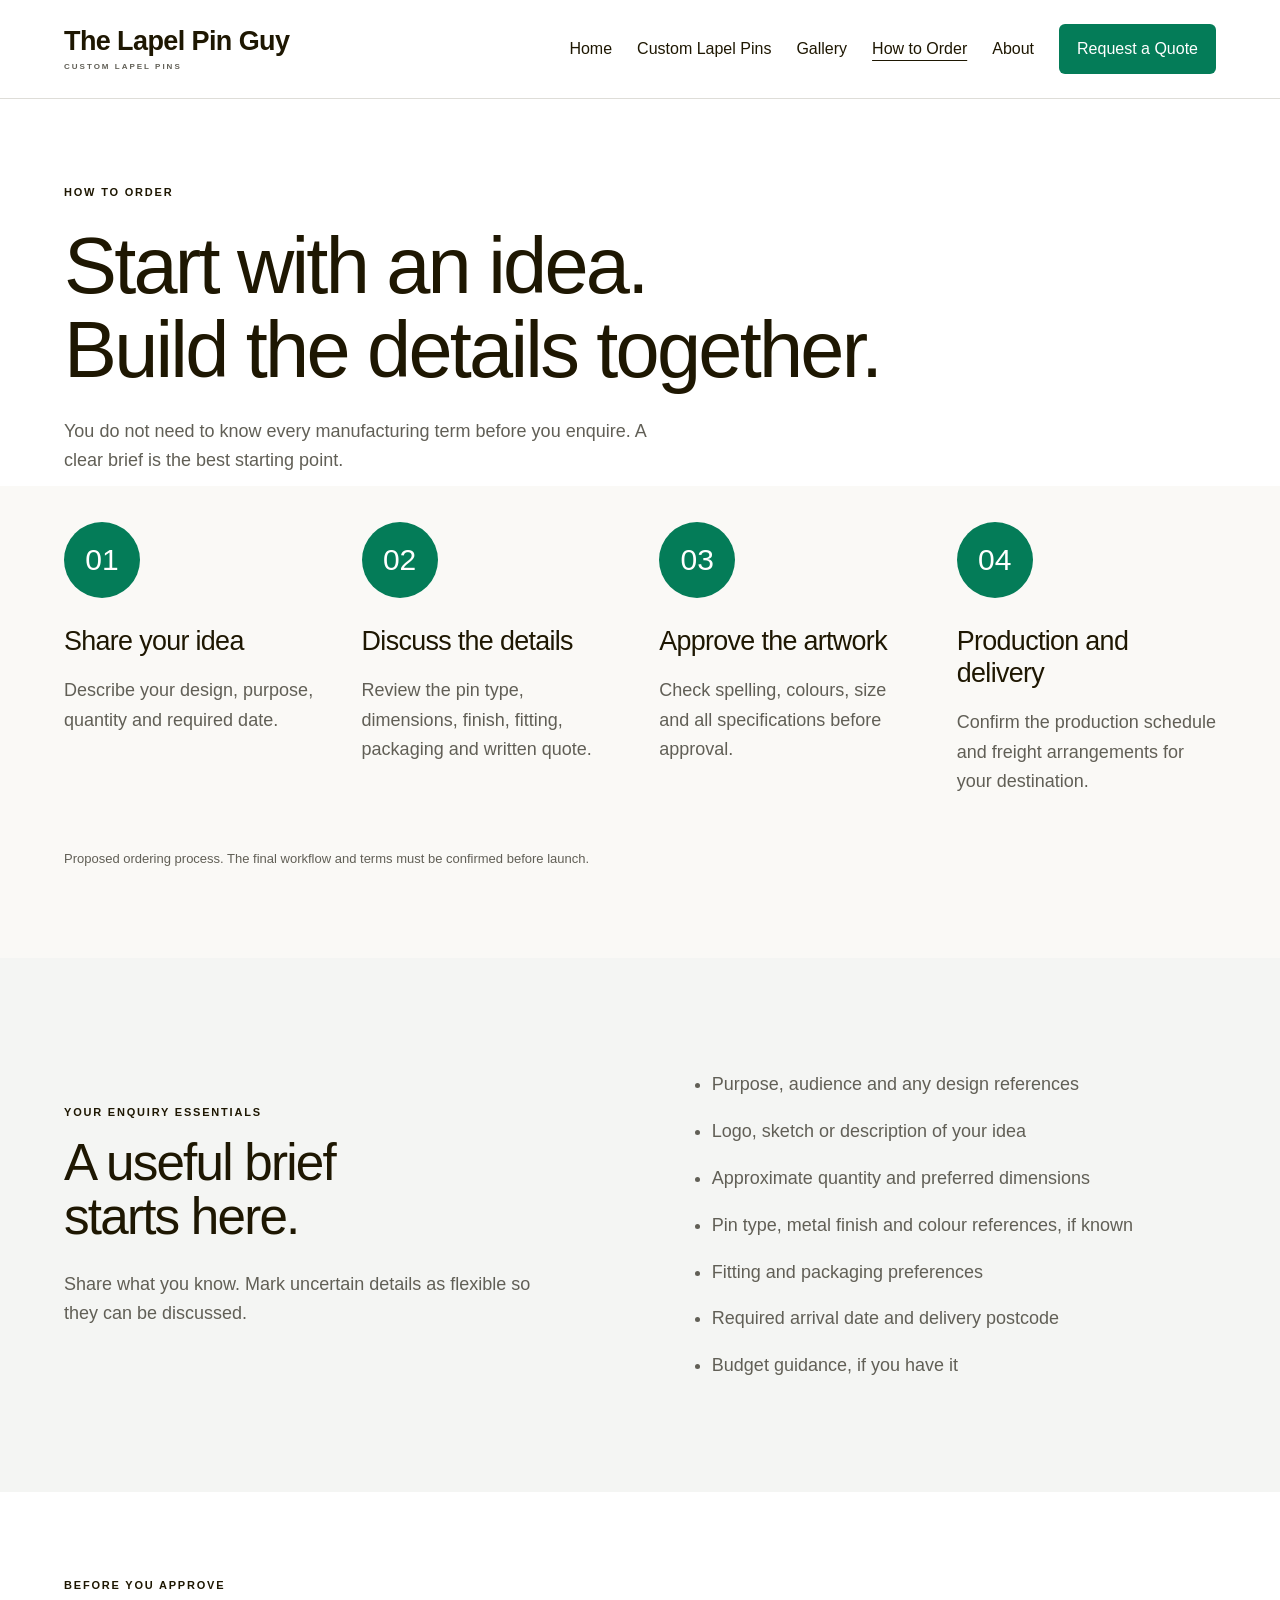
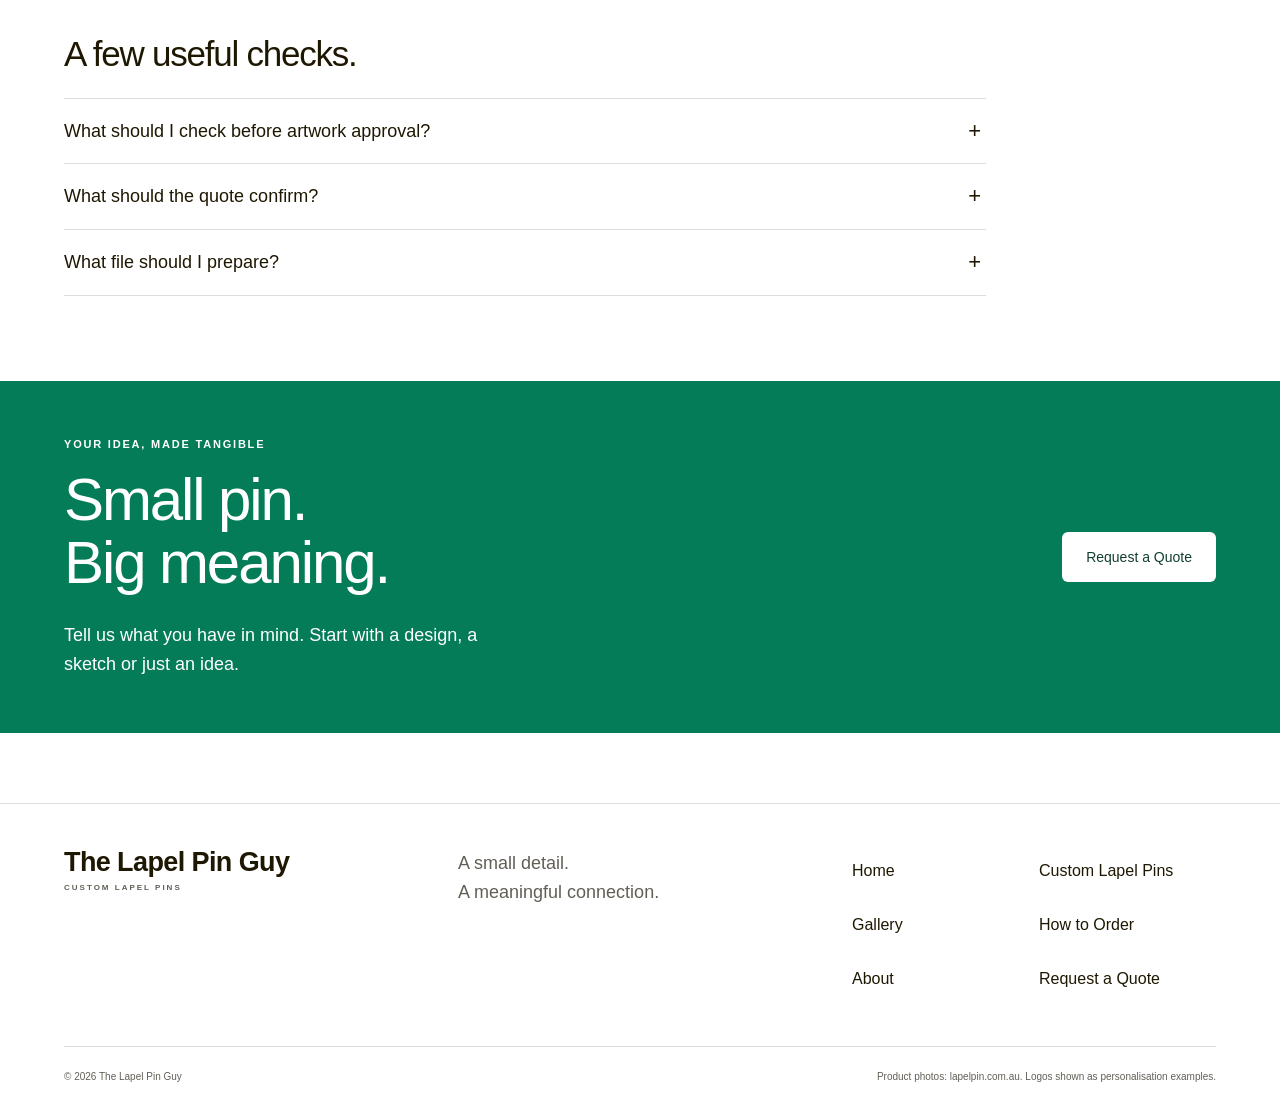
<file: how-to-order/index.html>
<!doctype html>
<html lang="en-AU">
<head><meta charset="utf-8"><meta name="viewport" content="width=device-width,initial-scale=1"><title>How to Order Custom Pins | The Lapel Pin Guy</title><meta name="description" content="Prepare your custom lapel pin brief. Learn what to include, what to check in artwork and which details your quote should confirm."><meta name="robots" content="noindex,nofollow"><meta name="theme-color" content="#ffffff"><link rel="stylesheet" href="/assets/styles.css"><script src="/assets/site.js" defer></script><script type="application/ld+json">[{"@context": "https://schema.org", "@type": "Organization", "name": "The Lapel Pin Guy"}, {"@context": "https://schema.org", "@type": "BreadcrumbList", "itemListElement": [{"@type": "ListItem", "position": 1, "name": "Home", "item": "/"}, {"@type": "ListItem", "position": 2, "name": "How to Order"}]}]</script>
<style>
/* Keep this full-width call to action within the page edges. */
main>.cta{
  width:100%;
  max-width:100%;
  margin-left:0;
  margin-right:0;
  box-sizing:border-box;
  padding-left:5%;
  padding-right:5%;
  flex-wrap:wrap;
}
main>.cta>div{min-width:0}
main>.cta>.button{max-width:100%;white-space:normal}
@media(max-width:760px){
  main>.cta{padding-left:6%;padding-right:6%}
}
</style>

<style>
/* Give the main ordering steps a stronger visual hierarchy. */
main>.order-process{padding-top:36px;padding-bottom:72px}
.order-process .steps{gap:clamp(24px,3vw,56px);margin-top:0}
.order-process .steps article{min-width:0}
.order-process .step-num{
  display:flex;align-items:center;justify-content:center;
  width:76px;height:76px;padding:0;margin:0 0 28px;
  border:0;border-radius:50%;background:var(--accent);color:#fff;
  font-size:30px;font-weight:500;line-height:1;
}
.order-process .steps h3{font-size:clamp(25px,2.1vw,34px);line-height:1.18;margin-bottom:18px}
.order-process .steps p{font-size:18px;line-height:1.65;max-width:36ch}
.order-process>.fine{font-size:13px;margin-top:34px}
@media(max-width:1100px){
  .order-process .steps{grid-template-columns:repeat(2,minmax(0,1fr));gap:40px}
}
@media(max-width:760px){
  main>.order-process{padding-top:24px;padding-bottom:48px}
  .order-process .steps{grid-template-columns:1fr;gap:32px}
  .order-process .step-num{width:64px;height:64px;font-size:26px;margin-bottom:20px}
  .order-process .steps h3{font-size:27px;margin-bottom:12px}
  .order-process .steps p{font-size:17px;max-width:46ch;margin-bottom:0}
}
</style>
</head>
<body><a class="skip" href="#main">Skip to content</a>
<header><a class="brand" href="/" aria-label="The Lapel Pin Guy home"><b>The Lapel Pin Guy<span class="brand-dot" aria-hidden="true">.</span></b><small>CUSTOM LAPEL PINS</small></a><button class="menu-toggle" aria-expanded="false" aria-controls="navigation">Menu <span>☰</span></button>
<nav id="navigation" aria-label="Main navigation"><a href="/">Home</a><a href="/custom-lapel-pins/">Custom Lapel Pins</a><a href="/gallery/">Gallery</a><a href="/how-to-order/" aria-current="page">How to Order</a><a href="/about/">About</a><a class="button small" href="/request-a-quote/">Request a Quote</a>
</nav>
</header>
<main id="main">
<section class="page-intro order-intro"><span class="eyebrow">How to order</span>
<h1>Start with an idea.<br>Build the details together.</h1>
<p class="lead">You do not need to know every manufacturing term before you enquire. A clear brief is the best starting point.</p>
</section>
<section class="order-process">
<div class="steps">
<article><span class="step-num">01</span>
<h3>Share your idea</h3>
<p>Describe your design, purpose, quantity and required date.</p>
</article>
<article><span class="step-num">02</span>
<h3>Discuss the details</h3>
<p>Review the pin type, dimensions, finish, fitting, packaging and written quote.</p>
</article>
<article><span class="step-num">03</span>
<h3>Approve the artwork</h3>
<p>Check spelling, colours, size and all specifications before approval.</p>
</article>
<article><span class="step-num">04</span>
<h3>Production and delivery</h3>
<p>Confirm the production schedule and freight arrangements for your destination.</p>
</article>
</div>
<p class="fine">Proposed ordering process. The final workflow and terms must be confirmed before launch.</p>
</section>
<section class="soft split">
<div><span class="eyebrow">Your enquiry essentials</span>
<h2>A useful brief<br>starts here.</h2>
<p>Share what you know. Mark uncertain details as flexible so they can be discussed.</p>
</div>
<ul class="checklist">
<li>Purpose, audience and any design references</li>
<li>Logo, sketch or description of your idea</li>
<li>Approximate quantity and preferred dimensions</li>
<li>Pin type, metal finish and colour references, if known</li>
<li>Fitting and packaging preferences</li>
<li>Required arrival date and delivery postcode</li>
<li>Budget guidance, if you have it</li>
</ul>
</section>
<section class="reading order-questions"><span class="eyebrow">Before you approve</span>
<h2>A few useful checks.</h2>
<div class="faq"><details name="ordering-questions"><summary>
<h3>What should I check before artwork approval?</h3>
</summary>
<p>Check the spelling, dimensions, colours, metal finish, fitting and packaging against the written quote. A screen image cannot fully reproduce a physical metal or enamel finish.</p>
</details><details name="ordering-questions"><summary>
<h3>What should the quote confirm?</h3>
</summary>
<p>The quantity, specifications, setup and artwork charges, freight, tax treatment, payment terms, approval process and estimated schedule should be clear before an order proceeds. Ask how changes, faults and delivery issues are handled.</p>
</details><details name="ordering-questions"><summary>
<h3>What file should I prepare?</h3>
</summary>
<p>A vector file such as PDF, AI or EPS is a useful starting point for logos. A high-resolution image or sketch can help explain an idea. The required production files and any artwork fees need to be confirmed for your project.</p>
</details>
</div>
</section>
<section class="cta">
<div><span class="eyebrow">Your idea, made tangible</span>
<h2>Small pin.<br>Big meaning.</h2>
<p>Tell us what you have in mind. Start with a design, a sketch or just an idea.</p>
</div>
<a class="button light" href="/request-a-quote/">Request a Quote</a>
</section>
</main>
<footer>
<div class="footer-top"><a class="brand" href="/"><b>The Lapel Pin Guy<span class="brand-dot" aria-hidden="true">.</span></b><small>CUSTOM LAPEL PINS</small></a>
<p>A small detail.<br>A meaningful connection.</p>
<div><a href="/">Home</a><a href="/custom-lapel-pins/">Custom Lapel Pins</a><a href="/gallery/">Gallery</a><a href="/how-to-order/" aria-current="page">How to Order</a><a href="/about/">About</a><a href="/request-a-quote/">Request a Quote</a>
</div>
</div>
<div class="footer-bottom"><span>© 2026 The Lapel Pin Guy</span><span>Product photos: lapelpin.com.au. Logos shown as personalisation examples.</span>
</div>
</footer>
</body>
</html>
</file>
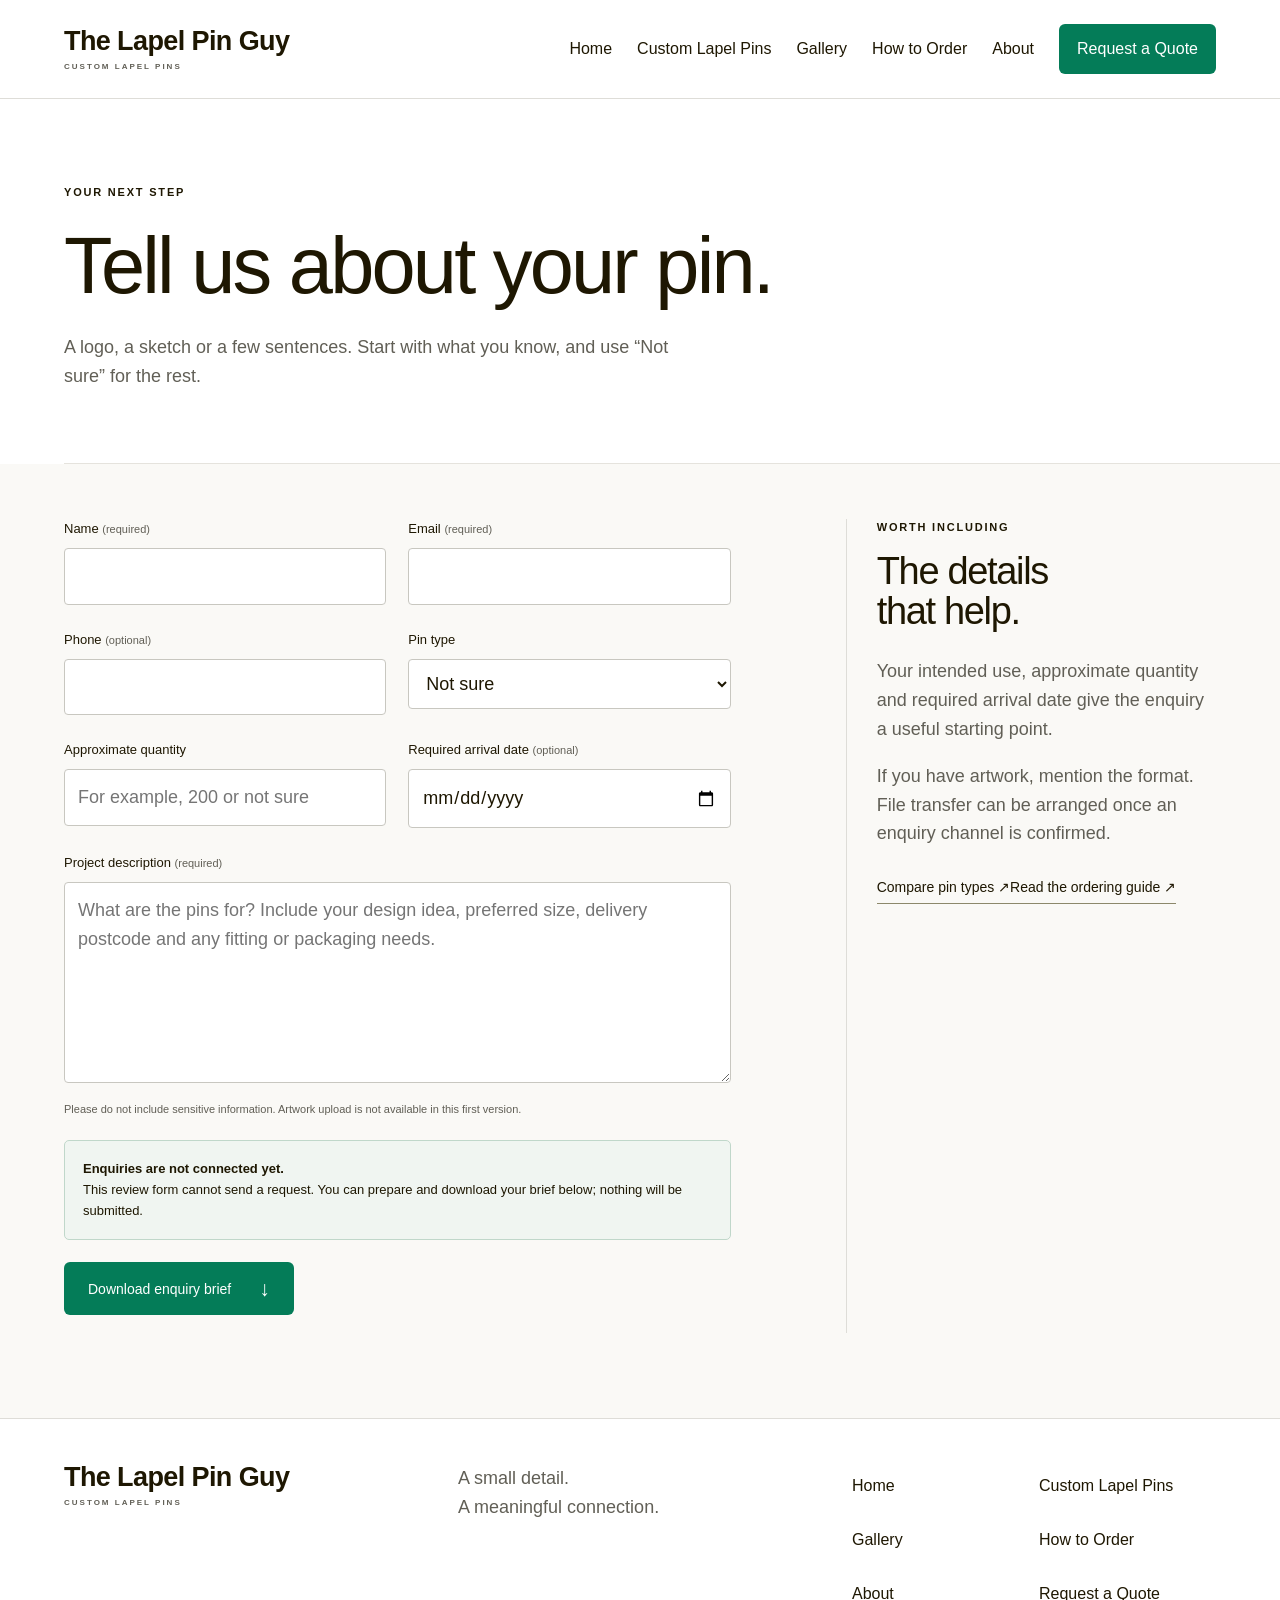
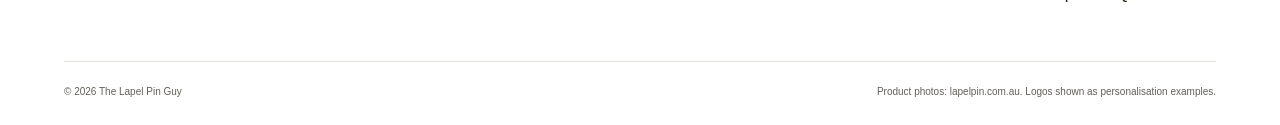
<file: request-a-quote/index.html>
<!doctype html>
<html lang="en-AU">
<head><meta charset="utf-8"><meta name="viewport" content="width=device-width,initial-scale=1"><title>Request a Custom Pin Quote | The Lapel Pin Guy</title><meta name="description" content="Prepare your lapel pin enquiry with your idea, quantity, preferred finish and required date. The review form currently saves a downloadable brief."><meta name="robots" content="noindex,nofollow"><meta name="theme-color" content="#ffffff"><link rel="stylesheet" href="/assets/styles.css"><script src="/assets/site.js" defer></script><script type="application/ld+json">[{"@context": "https://schema.org", "@type": "Organization", "name": "The Lapel Pin Guy"}, {"@context": "https://schema.org", "@type": "BreadcrumbList", "itemListElement": [{"@type": "ListItem", "position": 1, "name": "Home", "item": "/"}, {"@type": "ListItem", "position": 2, "name": "Request a Quote"}]}]</script>
</head>
<body><a class="skip" href="#main">Skip to content</a>
<header><a class="brand" href="/" aria-label="The Lapel Pin Guy home"><b>The Lapel Pin Guy<span class="brand-dot" aria-hidden="true">.</span></b><small>CUSTOM LAPEL PINS</small></a><button class="menu-toggle" aria-expanded="false" aria-controls="navigation">Menu <span>☰</span></button>
<nav id="navigation" aria-label="Main navigation"><a href="/">Home</a><a href="/custom-lapel-pins/">Custom Lapel Pins</a><a href="/gallery/">Gallery</a><a href="/how-to-order/">How to Order</a><a href="/about/">About</a><a class="button small" href="/request-a-quote/">Request a Quote</a>
</nav>
</header>
<main id="main">
<section class="page-intro"><span class="eyebrow">Your next step</span>
<h1>Tell us about your pin.</h1>
<p class="lead">A logo, a sketch or a few sentences. Start with what you know, and use “Not sure” for the rest.</p>
</section>
<section class="quote-layout">
<form id="quote-form">
<div class="field-row">
<div><label for="name">Name <span>(required)</span></label><input id="name" name="name" autocomplete="name" required maxlength="120">
</div>
<div><label for="email">Email <span>(required)</span></label><input id="email" name="email" type="email" autocomplete="email" required>
</div>
</div>
<div class="field-row">
<div><label for="phone">Phone <span>(optional)</span></label><input id="phone" name="phone" type="tel" autocomplete="tel">
</div>
<div><label for="pin-type">Pin type</label><select id="pin-type" name="pinType"><option value="not-sure">Not sure</option><option value="soft-enamel">Soft enamel</option><option value="hard-enamel">Hard enamel</option><option value="die-struck">Die struck metal</option><option value="printed">Printed</option></select>
</div>
</div>
<div class="field-row">
<div><label for="quantity">Approximate quantity</label><input id="quantity" name="quantity" placeholder="For example, 200 or not sure" maxlength="80">
</div>
<div><label for="date">Required arrival date <span>(optional)</span></label><input id="date" name="requiredDate" type="date">
</div>
</div>
<label for="description">Project description <span>(required)</span></label><textarea id="description" name="description" required rows="6" maxlength="5000" placeholder="What are the pins for? Include your design idea, preferred size, delivery postcode and any fitting or packaging needs."></textarea>
<p class="fine">Please do not include sensitive information. Artwork upload is not available in this first version.</p>
<div class="notice"><strong>Enquiries are not connected yet.</strong> This review form cannot send a request. You can prepare and download your brief below; nothing will be submitted.</div>
<button class="button" type="submit">Download enquiry brief <span>↓</span></button>
<p id="form-status" role="status" aria-live="polite">
</p>
</form>
<aside><span class="eyebrow">Worth including</span>
<h2>The details<br>that help.</h2>
<p>Your intended use, approximate quantity and required arrival date give the enquiry a useful starting point.</p>
<p>If you have artwork, mention the format. File transfer can be arranged once an enquiry channel is confirmed.</p>
<a class="text-link" href="/custom-lapel-pins/">Compare pin types ↗</a><a class="text-link" href="/how-to-order/">Read the ordering guide ↗</a></aside>
</section>
</main>
<footer>
<div class="footer-top"><a class="brand" href="/"><b>The Lapel Pin Guy<span class="brand-dot" aria-hidden="true">.</span></b><small>CUSTOM LAPEL PINS</small></a>
<p>A small detail.<br>A meaningful connection.</p>
<div><a href="/">Home</a><a href="/custom-lapel-pins/">Custom Lapel Pins</a><a href="/gallery/">Gallery</a><a href="/how-to-order/">How to Order</a><a href="/about/">About</a><a href="/request-a-quote/">Request a Quote</a>
</div>
</div>
<div class="footer-bottom"><span>© 2026 The Lapel Pin Guy</span><span>Product photos: lapelpin.com.au. Logos shown as personalisation examples.</span>
</div>
</footer>
</body>
</html>
</file>
<file: assets/styles.css>
/* CSS GUIDE: Sections follow the visual website where possible.
   Later override sections intentionally remain in their original order.
   CSS cascade matters: edit the later matching rule if an earlier change has no effect. */

/* ============================================================
   01  GLOBAL VARIABLES & BASE TYPOGRAPHY
   ============================================================ */
:root{
  --bg:#f6f4ee;
  --ink:#252823;
  --muted:#66685f;
  --accent:#d8ed83;
  --line:#d9dad0
}
*{
  box-sizing:border-box
}
html{
  scroll-behavior:smooth;
  scroll-padding-top:110px
}
body{
  margin:0;
  background:var(--bg);
  color:var(--ink);
  font-family:Helvetica,Arial,sans-serif;
  font-size:16px;
  line-height:1.6
}
a{
  color:inherit;
  text-decoration:none
}
a:hover{
  text-decoration:underline;
  text-underline-offset:5px
}
button,input,select,textarea{
  font:inherit
}
button,a,input,select,textarea,summary{
  outline-offset:5px
}
:focus-visible{
  outline:2px solid #446114
}
h1,h2,h3,p,figure{
  margin:0
}
h1,h2,h3{
  font-weight:500;
  line-height:1.06;
  letter-spacing:-.045em
}
h1{
  font-size:clamp(48px,6.2vw,94px)
}
h2{
  font-size:clamp(34px,4vw,58px);
  margin:14px 0 26px
}
h3{
  font-size:25px;
  letter-spacing:-.025em
}
p{
  color:var(--muted);
  margin-bottom:18px
}

/* ============================================================
   02  HEADER, BRAND & NAVIGATION
   ============================================================ */
header{
  max-width:1536px;
  margin:auto;
  display:flex;
  align-items:center;
  justify-content:space-between;
  padding:24px 5%;
  border-bottom:1px solid var(--line);
  gap:25px
}
.brand{
  display:inline-flex;
  flex-direction:column;
  line-height:1
}
.brand b{
  font-size:43px;
  letter-spacing:-3px;
  font-weight:700
}
.brand b span{
  font-size:30px;
  color:#728a35;
  margin-left:5px
}
.brand small{
  font-size:8px;
  letter-spacing:2.2px;
  font-weight:700;
  margin-top:7px
}
nav{
  display:flex;
  gap:25px;
  align-items:center;
  font-size:13px
}
nav a[aria-current=page]{
  text-decoration:underline;
  text-underline-offset:6px
}

/* ============================================================
   03  SHARED BUTTONS & LAYOUT
   ============================================================ */
.button{
  display:inline-flex;
  align-items:center;
  justify-content:space-between;
  gap:28px;
  background:var(--ink);
  color:white;
  border:0;
  border-radius:5px;
  padding:16px 24px;
  font-size:14px;
  font-weight:500;
  cursor:pointer
}
.button:hover{
  background:#41483a;
  text-decoration:none
}
.button.small{
  padding:13px 18px;
  font-size:12px
}
.button span{
  font-size:21px;
  line-height:1
}
.menu-toggle{
  display:none
}
main{
  max-width:1536px;
  margin:auto
}
section{
  padding:85px 5%
}

/* ============================================================
   04  HOMEPAGE HERO
   ============================================================ */
.eyebrow{
  text-transform:uppercase;
  font-size:11px;
  font-weight:600;
  letter-spacing:1.8px;
  display:block
}
.hero{
  display:grid;
  grid-template-columns:1fr 1fr;
  gap:5%;
  align-items:center;
  padding-top:65px;
  padding-bottom:60px
}
.hero h1{
  margin:22px 0 25px
}
.accent{
  color:#78933b
}
.lead{
  font-size:19px;
  line-height:1.55;
  max-width:610px
}
.actions{
  display:flex;
  align-items:center;
  gap:26px;
  margin-top:30px
}
.text-link{
  font-size:14px;
  font-weight:500;
  display:inline-block;
  border-bottom:1px solid var(--ink);
  padding-bottom:4px
}
.micro{
  font-size:11px;
  margin:22px 0 0
}
.hero-image img{
  height:535px;
  object-fit:cover;
  border-radius:10px
}
.hero-image{
  transform:rotate(-2deg)
}
img{
  display:block;
  width:100%;
  height:auto;
  object-fit:cover;
  background:#e9e5d9
}
figcaption,.fine{
  font-size:11px;
  color:var(--muted);
  margin-top:12px;
  line-height:1.5
}

/* ============================================================
   05  INTRO STRIP & SECTION HEADINGS
   ============================================================ */
.intro-strip{
  margin:0 5%;
  border-top:1px solid var(--line);
  border-bottom:1px solid var(--line);
  padding:27px 0;
  display:grid;
  grid-template-columns:1fr 1fr;
  gap:5%
}
.intro-strip span{
  font-size:21px;
  line-height:1.25
}
.intro-strip p{
  font-size:14px;
  max-width:510px;
  margin:0
}
.section-head{
  display:flex;
  align-items:end;
  justify-content:space-between;
  gap:50px;
  margin-bottom:30px
}
.section-head h2{
  margin-bottom:0
}
.section-head p{
  max-width:330px;
  font-size:14px;
  margin-bottom:0
}

/* ============================================================
   06  PIN STYLE CARDS
   ============================================================ */
.cards{
  display:grid;
  grid-template-columns:repeat(4,1fr);
  gap:18px
}
.card{
  border:1px solid var(--line);
  border-radius:7px;
  overflow:hidden;
  background:#faf9f5
}
.card:hover{
  text-decoration:none;
  border-color:#89976b
}
.card img,.type-art{
  height:210px
}
.card-body{
  padding:24px 20px
}
.card .eyebrow{
  font-size:10px
}
.card h3{
  font-size:25px;
  margin:15px 0 27px;
  min-height:79px
}
.card .text-link{
  font-size:11px;
  border:0
}
.type-art{
  background:#dce7c3;
  padding:22px;
  display:flex;
  flex-direction:column;
  justify-content:space-between
}
.type-art span{
  font-size:36px;
  line-height:1.05;
  letter-spacing:-2px
}
.type-art small{
  font-size:10px
}

/* ============================================================
   07  COMPARISON TABLE
   ============================================================ */
.soft{
  background:#eceee5
}
.table-wrap{
  overflow:auto
}
table{
  border-collapse:collapse;
  width:100%;
  font-size:14px;
  text-align:left;
  min-width:540px
}
caption{
  text-align:left;
  font-size:12px;
  margin-bottom:14px;
  color:var(--muted)
}
th,td{
  padding:20px 16px;
  border-bottom:1px solid #cdd0c3
}
thead{
  font-size:11px;
  text-transform:uppercase;
  letter-spacing:1px
}
tbody th{
  font-weight:500
}
td{
  color:var(--muted)
}

/* ============================================================
   08  USES & APPLICATIONS
   ============================================================ */
.use-grid{
  display:grid;
  grid-template-columns:repeat(3,1fr);
  gap:32px 45px;
  margin-top:40px
}
.use-grid article{
  border-top:1px solid var(--line);
  padding-top:22px
}
.use-grid h3{
  font-size:23px;
  margin-bottom:13px
}
.use-grid p{
  font-size:14px
}

/* ============================================================
   09  HOW IT WORKS
   ============================================================ */
.steps{
  display:grid;
  grid-template-columns:repeat(4,1fr);
  gap:30px;
  margin-top:45px
}
.step-num{
  display:block;
  color:#73884a;
  font-size:13px;
  border-top:1px solid #c7ccbb;
  padding-top:18px;
  margin-bottom:30px
}
.steps h3{
  font-size:23px;
  margin-bottom:14px
}
.steps p{
  font-size:14px
}

/* ============================================================
   10  IMAGE / TEXT SPLIT & FAQ
   ============================================================ */
.split{
  display:grid;
  grid-template-columns:1fr 1fr;
  gap:9%;
  align-items:center
}
.split img{
  border-radius:7px;
  max-height:500px
}
.split p{
  max-width:470px
}
.faq{
  margin-top:36px;
  max-width:990px
}
details{
  border-top:1px solid var(--line);
  padding:20px 0
}
details:last-child{
  border-bottom:1px solid var(--line)
}
summary{
  font-size:18px;
  cursor:pointer;
  list-style:none;
  padding-right:35px;
  position:relative
}
summary:after{
  content:'+';
  position:absolute;
  right:5px;
  font-size:22px;
  top:-4px
}
details[open] summary:after{
  content:'−'
}
details p{
  font-size:15px;
  max-width:800px;
  margin:14px 0 0
}

/* ============================================================
   11  CALL TO ACTION
   ============================================================ */
.cta{
  margin:0 5% 70px;
  padding:55px;
  background:var(--ink);
  color:var(--bg);
  border-radius:9px;
  display:flex;
  align-items:center;
  justify-content:space-between;
  gap:35px
}
.cta h2{
  font-size:60px
}
.cta p{
  color:#c6cabb;
  max-width:450px;
  margin:0
}
.button.light{
  background:var(--accent);
  color:var(--ink);
  flex-shrink:0
}

/* ============================================================
   12  FOOTER
   ============================================================ */
footer{
  padding:45px 5% 25px;
  border-top:1px solid var(--line);
  max-width:1536px;
  margin:auto
}
.footer-top{
  display:grid;
  grid-template-columns:1fr 1fr 1fr;
  gap:30px
}
.footer-top p{
  font-size:21px;
  line-height:1.3
}
.footer-top>div{
  display:grid;
  grid-template-columns:1fr 1fr;
  gap:10px;
  font-size:12px
}
.footer-bottom{
  display:flex;
  justify-content:space-between;
  border-top:1px solid var(--line);
  padding-top:22px;
  margin-top:45px;
  font-size:10px;
  color:var(--muted)
}

/* ============================================================
   13  INNER PAGES: INTRO, PRODUCTS & GALLERY
   ============================================================ */
.page-intro{
  padding-bottom:55px;
  border-bottom:1px solid var(--line);
  margin:0 5%;
  padding-left:0;
  padding-right:0
}
.page-intro h1{
  margin:22px 0 25px;
  max-width:1000px
}
.product-detail{
  display:grid;
  grid-template-columns:1fr 1fr;
  gap:10%;
  align-items:center;
  border-bottom:1px solid var(--line)
}
.product-detail img,.type-art.large{
  height:420px;
  border-radius:7px
}
.type-art.large span{
  font-size:65px
}
.notice{
  font-size:13px;
  background:#e9eddd;
  border:1px solid #cbd3b6;
  border-radius:5px;
  padding:18px;
  margin:30px 5% 0
}
.notice strong{
  display:block
}
.gallery-grid{
  display:grid;
  grid-template-columns:1fr 1fr;
  gap:45px 25px
}
.gallery-grid img{
  aspect-ratio:1.35;
  border-radius:7px
}
.gallery-grid figcaption strong{
  font-size:20px;
  display:block;
  color:var(--ink);
  font-weight:500
}
.gallery-grid figcaption span{
  font-size:13px;
  display:block;
  margin-top:5px
}

/* ============================================================
   14  INNER PAGES: CONTENT & QUOTE FORM
   ============================================================ */
.checklist{
  padding-left:20px;
  color:var(--muted)
}
.checklist li{
  padding:9px 0
}
.reading{
  max-width:1050px
}
.reading h2{
  font-size:35px;
  margin-top:40px
}
.reading h2:first-child{
  margin-top:0
}
.quote-layout{
  display:grid;
  grid-template-columns:1.8fr 1fr;
  gap:10%;
  padding-top:55px
}
label{
  display:block;
  font-size:13px;
  margin-bottom:8px
}
label span{
  font-size:11px;
  color:var(--muted)
}
input,select,textarea{
  width:100%;
  padding:13px;
  border:1px solid #c3c6b9;
  background:#fcfbf8;
  border-radius:4px;
  color:var(--ink);
  min-height:49px
}
textarea{
  resize:vertical
}
.field-row{
  display:grid;
  grid-template-columns:1fr 1fr;
  gap:22px;
  margin-bottom:25px
}
form .notice{
  margin:22px 0
}
form .fine{
  margin-top:10px
}
aside{
  border-left:1px solid var(--line);
  padding-left:30px
}
aside h2{
  font-size:38px
}
aside p{
  font-size:14px
}
aside a{
  margin:10px 0;
  display:table
}
#form-status{
  font-size:14px;
  margin-top:18px
}

/* ============================================================
   15  ACCESSIBILITY
   ============================================================ */
.skip{
  position:fixed;
  top:-100px;
  left:20px;
  background:white;
  padding:12px;
  z-index:50
}
.skip:focus{
  top:10px
}

/* ============================================================
   16  INITIAL RESPONSIVE RULES
   ============================================================ */
@media(min-width:1450px){
  .hero-image img{
    height:590px
  }
}
@media(max-width:1100px){
  nav{
    gap:16px;
    font-size:11px
  }
  .cards{
    grid-template-columns:repeat(2,1fr)
  }
  .card h3{
    min-height:0
  }
  .card img,.type-art{
    height:260px
  }
  .hero-image img{
    height:470px
  }
  .hero h1{
    font-size:64px
  }
  .actions{
    gap:15px;
    flex-wrap:wrap
  }
}
@media(max-width:760px){
  header{
    padding:18px 6%;
    flex-wrap:wrap
  }
  .brand b{
    font-size:36px
  }
  .menu-toggle{
    display:flex;
    align-items:center;
    gap:12px;
    border:1px solid var(--line);
    background:transparent;
    padding:8px 12px;
    border-radius:4px;
    font-size:12px
  }
  nav{
    display:none;
    flex-direction:column;
    align-items:stretch;
    width:100%;
    padding:15px 0 5px;
    font-size:15px;
    gap:17px
  }
  nav.open{
    display:flex
  }
  nav .button{
    align-self:start
  }
  section{
    padding:55px 6%
  }
  .hero{
    grid-template-columns:1fr;
    padding-top:40px;
    gap:35px
  }
  .hero h1{
    font-size:clamp(49px,10vw,72px);
    margin-top:20px
  }
  .lead{
    font-size:17px
  }
  .hero-image{
    transform:none
  }
  .hero-image img{
    height:auto;
    aspect-ratio:1.12
  }
  .hero-copy .micro{
    font-size:10px
  }
  .intro-strip{
    grid-template-columns:1fr;
    margin:0 6%;
    gap:18px;
    padding:25px 0
  }
  .intro-strip span{
    font-size:22px
  }
  .section-head{
    display:block;
    margin-bottom:25px
  }
  .section-head p{
    margin-top:22px;
    max-width:none
  }
  .cards{
    gap:12px
  }
  .card img,.type-art{
    height:170px
  }
  .card-body{
    padding:18px 13px
  }
  .card h3{
    font-size:21px;
    margin:14px 0 22px;
    min-height:66px
  }
  .card .eyebrow{
    font-size:9px;
    letter-spacing:1px
  }
  .card .text-link{
    font-size:10px
  }
  .type-art{
    padding:18px
  }
  .type-art span{
    font-size:27px
  }
  .type-art small{
    font-size:9px
  }
  .use-grid{
    grid-template-columns:1fr 1fr;
    gap:24px
  }
  .use-grid h3{
    font-size:21px
  }
  .steps{
    grid-template-columns:1fr 1fr;
    gap:25px
  }
  .step-num{
    margin-bottom:20px
  }
  .split{
    grid-template-columns:1fr;
    gap:30px
  }
  .split h2{
    margin-top:14px
  }
  .cta{
    margin:0 6% 45px;
    padding:30px;
    display:block
  }
  .cta h2{
    font-size:49px
  }
  .cta .button{
    margin-top:28px
  }
  .footer-top{
    grid-template-columns:1fr 1fr
  }
  .footer-top>div{
    grid-column:1/-1;
    margin-top:15px
  }
  .footer-top p{
    font-size:18px
  }
  .footer-bottom{
    display:block;
    margin-top:30px
  }
  .footer-bottom span{
    display:block;
    margin-bottom:8px
  }
  .page-intro{
    margin:0 6%;
    padding-top:45px;
    padding-bottom:40px
  }
  .page-intro h1{
    font-size:49px
  }
  .product-detail{
    grid-template-columns:1fr;
    gap:25px
  }
  .product-detail img,.type-art.large{
    height:auto;
    aspect-ratio:1.2
  }
  .gallery-grid{
    gap:30px 15px
  }
  .gallery-grid figcaption strong{
    font-size:17px
  }
  .gallery-grid figcaption span{
    font-size:12px
  }
  .quote-layout{
    grid-template-columns:1fr;
    gap:40px
  }
  .field-row{
    gap:16px
  }
  aside{
    padding-left:0;
    border-left:0;
    border-top:1px solid var(--line);
    padding-top:30px
  }
  .notice{
    margin-left:6%;
    margin-right:6%
  }
  .reading h2{
    font-size:30px
  }
  summary{
    font-size:16px
  }
  .fine{
    font-size:10px
  }
}
@media(max-width:380px){
  .cards,.gallery-grid,.use-grid,.steps,.field-row{
    grid-template-columns:1fr
  }
  .card img,.type-art{
    height:250px
  }
  .card h3{
    min-height:0
  }
  .field-row>div+div{
    margin-top:15px
  }
}
@media(prefers-reduced-motion:reduce){
  html{
    scroll-behavior:auto
  }
  *{
    transition:none!important;
    animation:none!important
  }
}
.order-questions .faq{
  margin-top:24px
}
.order-questions summary h3{
  display:inline;
  font-size:18px;
  line-height:1.5;
  letter-spacing:0;
  font-weight:500
}
.order-questions details{
  padding:18px 0
}
.order-questions details p{
  margin-top:12px
}
@media(max-width:760px){
  .order-questions summary h3{
    font-size:16px
  }
}
.uses .use-icon{
  display:block;
  width:34px;
  height:34px;
  color:#657e35;
  margin:0 0 20px
}
.uses .use-grid{
  margin-top:34px
}

/* ============================================================
   17  DESIGN OVERRIDES: CORPORATE PALETTE
   ============================================================ */
/* Corporate palette and refined wordmark */
:root{
  --bg:#fff;
  --ink:#202d3d;
  --muted:#596674;
  --accent:#2263a5;
  --line:#dce2e9
}
body{
  background:#fff
}
.brand b{
  font-size:38px;
  font-weight:600;
  letter-spacing:-1.3px;
  color:#233448
}
.brand b .brand-dot{
  font-size:38px;
  color:#2263a5;
  margin-left:0
}
.brand small{
  font-size:8px;
  letter-spacing:1.7px;
  color:#52657a;
  margin-top:8px
}
.brand:hover{
  text-decoration:none
}
.accent{
  color:#2263a5
}
.button{
  background:#245f9b;
  border-radius:6px
}
.button:hover{
  background:#1c4c7c
}
.button.light{
  background:#fff;
  color:#1f4f7c
}
.button.light:hover{
  background:#edf3f9
}
.soft{
  background:#f3f6f9
}
.card{
  background:#fff;
  border-color:#dde4eb;
  border-radius:9px
}
.card:hover{
  border-color:#5282af
}
.type-art{
  background:#e9f0f7;
  color:#264c72
}
.step-num{
  color:#245f9b;
  border-color:#d3dfe9
}
.uses .use-icon{
  color:#245f9b
}
.hero-image{
  transform:none
}
.hero-image img{
  border-radius:10px
}
thead{
  color:#455a70
}
th,td{
  border-color:#d5dee7
}
.cta{
  background:#233a53;
  border-radius:10px
}
.cta p{
  color:#e0e8ef
}
.cta .eyebrow{
  color:#c8d8e8
}
.notice{
  background:#edf3f9;
  border-color:#ccdbe9
}
.text-link{
  border-color:#7895b0
}
input,select,textarea{
  background:#fff;
  border-color:#becbd7
}
:focus-visible{
  outline-color:#2263a5
}
header{
  background:#fff
}
.footer-top .brand b{
  color:#233448
}
h1,h2{
  letter-spacing:-.035em
}
@media(max-width:760px){
  .brand b,.brand b .brand-dot{
    font-size:34px
  }
}

/* ============================================================
   18  DESIGN OVERRIDES: PAGE BACKGROUNDS
   ============================================================ */
/* NIX: white page and section backgrounds */
body,header,footer,.soft,.uses,.card,.page-intro{
  background:#fff
}
.brand b{
  font-weight:600;
  letter-spacing:1.4px
}
.brand small{
  letter-spacing:1.7px
}
.brand-dot{
  display:none
}
.brand b{
  font-size:27px;
  letter-spacing:-.6px;
  white-space:nowrap
}
.brand small{
  font-size:8px;
  letter-spacing:2px
}
@media(max-width:1100px){
  nav{
    gap:15px;
    font-size:11px
  }
  .brand b{
    font-size:24px
  }
}
@media(max-width:760px){
  .brand b{
    font-size:25px
  }
}
@media(max-width:380px){
  .brand b{
    font-size:21px
  }
}

/* ============================================================
   19  DESIGN OVERRIDES: COLOUR PALETTE
   ============================================================ */
/* Reference palette: sky, teal, slate and indigo */
:root{
  --bg:#fff;
  --ink:#202b40;
  --muted:#576579;
  --accent:#525aff;
  --line:#dce4ee
}
body,header,footer,.soft,.uses,.card,.page-intro{
  background:#fff
}
.button{
  background:#525aff;
  color:#fff
}
.button:hover{
  background:#4147d4
}
.button.light{
  background:#8fd9fb;
  color:#202b40
}
.button.light:hover{
  background:#b6e7fc
}
.brand b,.footer-top .brand b{
  color:#202b40
}
.accent{
  color:#525aff
}
.brand small{
  color:#536a8b
}
.type-art{
  background:#e5f5f5;
  color:#27556b
}
.type-art small{
  color:#32596c
}
.uses .use-icon{
  color:#317d7d
}
.step-num{
  color:#435e8c;
  border-color:#b4c7df
}
.cta{
  background:#273450;
  border-top:4px solid #6d8bc0
}
.cta .eyebrow{
  color:#8fd9fb
}
.cta p{
  color:#e5edf8
}
.text-link{
  border-color:#6d8bc0
}
.card:hover{
  border-color:#6d8bc0
}
.notice{
  background:#eff7fc;
  border-color:#b1d9eb
}
:focus-visible{
  outline-color:#525aff
}
input:focus,textarea:focus,select:focus{
  border-color:#525aff
}
.hero .eyebrow{
  color:#42528b
}

/* ============================================================
   20  DESIGN OVERRIDES: WARM NEUTRALS & GREEN
   ============================================================ */
/* Warm neutral and forest-green palette */
:root{
  --bg:#fff;
  --ink:#1e1702;
  --muted:#615f56;
  --accent:#047c58;
  --line:#deddd8
}
body,header,footer,.uses,.card,.page-intro{
  background:#fff
}
.soft{
  background:#f5f4f4
}
.brand b,.footer-top .brand b{
  color:#1e1702
}
.brand small{
  color:#615f56
}
.accent,.hero .eyebrow{
  color:#047c58
}
.button{
  background:#047c58;
  color:#fff
}
.button:hover{
  background:#035f44
}
.button.light{
  background:#fff;
  color:#1e1702
}
.button.light:hover{
  background:#e5e3e4
}
.type-art{
  background:#e5e3e4;
  color:#1e1702
}
.type-art small{
  color:#615f56
}
.uses .use-icon{
  color:#047c58
}
.step-num{
  color:#047c58;
  border-color:#cbc9bc
}
.cta{
  background:#1e1702;
  border-top:3px solid #8c886b
}
.cta .eyebrow{
  color:#d5d2c1
}
.cta p{
  color:#e5e3e4
}
.text-link{
  border-color:#8c886b
}
.card:hover{
  border-color:#8c886b
}
.notice{
  background:#f0f5f1;
  border-color:#c0d7ca
}
:focus-visible{
  outline-color:#047c58
}
input:focus,textarea:focus,select:focus{
  border-color:#047c58
}
input,textarea,select{
  border-color:#c8c7c0
}
thead{
  color:#615f56
}
th,td{
  border-color:#d4d3cd
}
.hero-image img{
  object-fit:contain;
  background:#fff;
  padding:22px;
  border:1px solid var(--line)
}
.card img{
  object-fit:contain;
  background:#fff;
  padding:20px
}
.gallery-grid img{
  object-fit:contain;
  background:#fff;
  padding:25px;
  border:1px solid var(--line)
}
.product-detail img,.split img{
  object-fit:contain;
  background:#fff;
  padding:20px
}
.gallery-grid img{
  height:330px
}
.gallery-grid{
  align-items:start
}
@media(max-width:760px){
  .gallery-grid img{
    height:230px
  }
  .hero-image img{
    padding:15px
  }
}
.about-focus{
  margin:0 5% 38px;
  padding:40px 45px;
  background:#f5f4f4;
  border:1px solid #e5e3e4;
  border-radius:9px;
  display:grid;
  grid-template-columns:1fr 1fr;
  gap:48px
}
.about-focus article+article{
  border-left:1px solid #d9d7d0;
  padding-left:48px
}
.about-focus h2{
  font-size:29px;
  line-height:1.18;
  letter-spacing:-.025em;
  margin:0 0 16px
}
.about-focus p{
  font-size:15px;
  line-height:1.65;
  margin:0;
  max-width:520px
}
@media(max-width:760px){
  .about-focus{
    margin:0 6% 26px;
    padding:28px;
    grid-template-columns:1fr;
    gap:26px
  }
  .about-focus article+article{
    border-left:0;
    padding-left:0;
    border-top:1px solid #d9d7d0;
    padding-top:26px
  }
  .about-focus h2{
    font-size:25px
  }
  .about-focus p{
    font-size:14px
  }
}
.order-intro{
  border-bottom:0;
  padding-bottom:12px
}
.order-intro p{
  margin-bottom:0
}
.order-process{
  padding-top:12px
}
.order-process .steps{
  margin-top:12px
}
@media(max-width:760px){
  .order-intro{
    padding-bottom:10px
  }
  .order-process{
    padding-top:10px
  }
  .order-process .steps{
    margin-top:10px
  }
}
.hero-copy .micro{
  font-size:14px;
  line-height:1.6;
  margin-top:23px;
  color:#615f56
}
@media(max-width:760px){
  .hero-copy .micro{
    font-size:14px;
    max-width:36ch
  }
  .hero h1{
    margin-top:0
  }
}

/* ============================================================
   21  FINAL RESPONSIVE PRESENTATION OVERRIDES
   ============================================================ */
/* Responsive presentation: shared rhythm, warm neutrals and forest green. */
:root{
  --surface-warm:#faf9f6;
  --surface-beige:#f2efe8;
  --surface-grey:#f4f5f3;
  --forest:var(--accent)
}
header{
  gap:20px
}
.menu-toggle{
  color:var(--ink)
}
main>section{
  background:#fff
}
main>section:nth-of-type(3n+2):not(.page-intro):not(.cta){
  background:var(--surface-warm)
}
main>section:nth-of-type(3n):not(.page-intro):not(.cta){
  background:var(--surface-grey)
}
main>.soft{
  background:var(--surface-beige)
}
main>.cta{
  background:var(--forest);
  border-top:0;
  color:#fff
}
.cta p{
  color:#e4ede8
}
.cta .eyebrow{
  color:#c4d7cc
}
.cta .button.light{
  background:#fff;
  color:#123e32
}
main>.hero{
  background:#fff
}
main>.hero+section{
  background:var(--surface-warm)
}
main>.uses{
  background:var(--forest);
  color:#fff
}
.uses p{
  color:#e1ebe5
}
.uses .eyebrow{
  color:#c4d7cc
}
.uses .use-icon{
  color:#b9d6c8
}
.uses .use-grid article{
  border-color:#46685a
}
main>.about-focus{
  background:var(--surface-beige);
  border:0
}
.card{
  background:#fff
}
.product-detail{
  border-bottom:0
}
.page-intro{
  border-color:#e5e3dd
}
.order-intro{
  border-bottom:0
}
.reading p{
  max-width:72ch
}
.hero-copy .lead{
  max-width:49ch
}
.hero-copy .micro{
  max-width:52ch
}
.product-detail .lead{
  max-width:48ch
}
.gallery-grid{
  background:#fff!important
}
.section-head p{
  line-height:1.65
}
.button{
  line-height:1.3
}
.hero .actions .button{
  gap:12px
}
.hero .actions .button span{
  font-size:16px
}
.hero-image img{
  object-fit:contain
}
.table-wrap{
  max-width:100%
}
@media(max-width:1100px) and (min-width:761px){
  header{
    gap:14px
  }
  nav{
    gap:12px;
    font-size:11px
  }
  .brand b,.brand b .brand-dot{
    font-size:22px
  }
  .button.small{
    padding:12px;
    font-size:11px
  }
}
@media(max-width:760px){
  html{
    scroll-padding-top:85px
  }
  body{
    font-size:16px;
    line-height:1.6
  }
  header{
    padding:16px 6%;
    gap:14px;
    align-items:center
  }
  .brand b,.brand b .brand-dot{
    font-size:23px;
    line-height:1.05;
    letter-spacing:-.5px
  }
  .brand small{
    font-size:7px;
    letter-spacing:1.6px;
    margin-top:7px
  }
  .menu-toggle{
    min-height:42px;
    padding:9px 12px;
    font-size:12px;
    gap:10px;
    align-items:center
  }
  .menu-toggle span{
    font-size:14px
  }
  nav{
    padding-top:14px;
    gap:0
  }
  nav>a:not(.button){
    padding:11px 0
  }
  nav .button{
    margin-top:9px;
    font-size:13px;
    padding:12px 18px;
    min-height:44px
  }
  section{
    padding:44px 6%
  }
  h1{
    font-size:42px;
    line-height:1.12;
    letter-spacing:-.025em
  }
  h2{
    font-size:32px;
    line-height:1.16;
    letter-spacing:-.025em;
    margin:12px 0 20px
  }
  h3{
    font-size:22px;
    line-height:1.2;
    letter-spacing:-.015em
  }
  p{
    font-size:16px;
    line-height:1.6;
    margin-bottom:16px
  }
  .lead{
    font-size:17px;
    line-height:1.6
  }
  .eyebrow{
    font-size:10px;
    letter-spacing:1.5px
  }
  .hero{
    padding-top:30px;
    padding-bottom:34px;
    gap:24px
  }
  .hero h1{
    font-size:clamp(40px,10.5vw,42px);
    line-height:1.1;
    letter-spacing:-.025em;
    margin:0 0 18px
  }
  .hero-copy .lead{
    font-size:17px;
    line-height:1.55;
    margin-bottom:0
  }
  .hero .actions{
    display:flex;
    flex-wrap:nowrap;
    align-items:center;
    gap:18px;
    margin-top:22px
  }
  .hero .actions .button{
    min-height:46px;
    padding:12px 16px;
    font-size:13px;
    white-space:nowrap;
    justify-content:center;
    gap:8px
  }
  .hero .actions .text-link{
    font-size:13px;
    white-space:nowrap;
    padding-bottom:3px;
    line-height:1.5
  }
  .hero .actions .button span{
    font-size:14px
  }
  .hero-copy .micro{
    font-size:14px;
    line-height:1.5;
    margin-top:16px;
    margin-bottom:0;
    max-width:40ch
  }
  .hero-image img{
    height:auto;
    aspect-ratio:1.18;
    padding:16px;
    max-height:none
  }
  .hero-image figcaption{
    font-size:11px;
    margin-top:8px;
    line-height:1.5
  }
  .page-intro{
    padding-top:34px;
    padding-bottom:32px
  }
  .page-intro h1{
    font-size:42px;
    line-height:1.13;
    margin:16px 0 18px;
    letter-spacing:-.025em
  }
  .page-intro .lead{
    font-size:17px
  }
  .section-head{
    margin-bottom:24px
  }
  .section-head p{
    font-size:15px;
    margin-top:14px
  }
  .card img{
    height:160px;
    padding:16px
  }
  .card-body{
    padding:18px 14px
  }
  .card h3{
    font-size:21px;
    line-height:1.2;
    margin:12px 0 19px;
    min-height:76px
  }
  .card .text-link{
    font-size:12px;
    line-height:1.4
  }
  .card .eyebrow{
    font-size:10px;
    line-height:1.5;
    letter-spacing:.9px
  }
  .cards{
    gap:14px
  }
  .fine{
    font-size:12px;
    line-height:1.55
  }
  .use-grid{
    gap:26px 22px;
    margin-top:28px
  }
  .use-grid h3{
    font-size:21px;
    line-height:1.22;
    margin-bottom:10px
  }
  .use-grid p{
    font-size:15px;
    line-height:1.6;
    margin:0
  }
  .uses .use-icon{
    width:30px;
    height:30px;
    margin-bottom:16px
  }
  .steps{
    gap:26px 22px;
    margin-top:28px
  }
  .step-num{
    margin-bottom:16px;
    padding-top:14px
  }
  .steps h3{
    font-size:21px;
    line-height:1.22;
    margin-bottom:10px
  }
  .steps p{
    font-size:15px;
    line-height:1.6
  }
  .split{
    gap:26px
  }
  .split p{
    font-size:16px
  }
  .split img{
    max-height:330px
  }
  .product-detail{
    gap:24px
  }
  .product-detail img{
    aspect-ratio:1.2;
    height:auto;
    max-height:340px
  }
  .type-art.large{
    height:auto;
    aspect-ratio:1.2
  }
  .type-art.large span{
    font-size:42px
  }
  .gallery-grid{
    grid-template-columns:1fr 1fr;
    gap:28px 16px
  }
  .gallery-grid img{
    height:190px;
    padding:14px;
    aspect-ratio:auto
  }
  .gallery-grid figcaption strong{
    font-size:18px;
    line-height:1.25
  }
  .gallery-grid figcaption span{
    font-size:13px;
    line-height:1.5
  }
  .notice{
    font-size:14px;
    line-height:1.6;
    padding:16px
  }
  .checklist{
    margin:0;
    padding-left:20px;
    font-size:15px
  }
  .checklist li{
    padding:6px 0
  }
  .reading h2{
    font-size:30px;
    line-height:1.2
  }
  .faq{
    margin-top:24px
  }
  .faq summary{
    font-size:17px;
    line-height:1.4
  }
  .faq p{
    font-size:15px;
    line-height:1.65
  }
  .order-questions summary h3{
    font-size:17px;
    line-height:1.4
  }
  .order-intro{
    padding-bottom:12px
  }
  .order-process{
    padding-top:12px
  }
  .order-process .steps{
    margin-top:10px
  }
  .about-focus{
    padding:28px;
    margin-bottom:28px;
    gap:24px
  }
  .about-focus h2{
    font-size:26px;
    line-height:1.2
  }
  .about-focus p{
    font-size:15px;
    line-height:1.6
  }
  .about-focus article+article{
    padding-top:24px
  }
  .cta{
    padding:30px;
    margin-bottom:40px
  }
  .cta h2{
    font-size:40px;
    line-height:1.1;
    margin:14px 0 18px
  }
  .cta p{
    font-size:16px;
    line-height:1.6
  }
  .cta .button{
    margin-top:24px;
    min-height:46px;
    padding:13px 19px;
    font-size:14px
  }
  .cta .button span{
    font-size:16px
  }
  .quote-layout{
    padding-top:34px;
    gap:30px
  }
  .field-row{
    gap:16px;
    margin-bottom:20px
  }
  input,select,textarea{
    font-size:16px;
    min-width:0;
    min-height:46px;
    padding:11px
  }
  label{
    font-size:14px
  }
  .quote-layout aside h2{
    font-size:30px
  }
  footer{
    padding:34px 6% 22px
  }
  .footer-top p{
    font-size:18px
  }
  .footer-top>div{
    font-size:13px
  }
  .footer-bottom{
    font-size:11px;
    line-height:1.6
  }
  .footer-top .brand{
    min-width:0
  }
}
@media(max-width:380px){
  .brand b,.brand b .brand-dot{
    font-size:22px
  }
  .brand small{
    font-size:6.5px;
    letter-spacing:1.4px
  }
  .hero .actions{
    gap:14px
  }
  .hero .actions .button{
    padding:12px 14px
  }
  .hero .actions .text-link{
    font-size:12px
  }
  .field-row{
    grid-template-columns:1fr
  }
  .field-row>div+div{
    margin-top:4px
  }
  .footer-top{
    grid-template-columns:1fr 1fr
  }
}

/* ============================================================
   22  MOBILE NAVIGATION REFINEMENTS
   ============================================================ */
/* Mobile navigation only: edge-to-edge panel in document flow. */
@media(max-width:760px){
  header{
    row-gap:0
  }
  header:has(#navigation.open){
    padding-bottom:0
  }
  header #navigation{
    display:flex;
    flex-direction:column;
    align-items:stretch;
    gap:0;
    flex:0 0 calc(100% + 12vw);
    width:calc(100% + 12vw);
    max-width:none;
    margin:0 -6vw;
    max-height:0;
    padding:0 26px;
    overflow:hidden;
    visibility:hidden;
    opacity:0;
    background:#faf9f6;
    transition:max-height .26s ease,opacity .18s ease,padding .26s ease,margin-top .26s ease,visibility 0s linear .26s
  }
  header #navigation.open{
    max-height:600px;
    visibility:visible;
    opacity:1;
    padding:6px 26px 24px;
    margin-top:16px;
    transition:max-height .26s ease,opacity .18s ease,padding .26s ease,margin-top .26s ease,visibility 0s
  }
  header #navigation>a:not(.button){
    display:block;
    width:100%;
    padding:17px 0;
    min-height:58px;
    font-size:18px;
    font-weight:500;
    line-height:1.35;
    text-align:left;
    border-bottom:1px solid #e2dfd7;
    flex-shrink:0;
    text-decoration:none
  }
  header #navigation>a:not(.button):hover,header #navigation>a:not(.button):focus-visible{
    color:#047c58;
    background:#f2f0e9
  }
  header #navigation>a[aria-current=page]:not(.button){
    color:#047c58;
    text-decoration:underline;
    text-underline-offset:5px
  }
  header #navigation>.button{
    display:flex;
    align-items:center;
    justify-content:space-between;
    align-self:stretch;
    width:100%;
    min-height:50px;
    margin:20px 0 0;
    padding:15px 18px;
    font-size:17px;
    font-weight:500;
    line-height:1.3;
    flex-shrink:0
  }
  .menu-toggle[aria-expanded=true] span{
    font-size:23px;
    font-weight:400;
    line-height:14px
  }
}
@media(max-width:760px) and (prefers-reduced-motion:reduce){
  header #navigation,header #navigation.open{
    transition:none
  }
}

/* ============================================================
   23  GREEN BACKGROUND SECTIONS
   ============================================================ */
/* Solid green sections share the primary button brand colour. */
main>.uses,main>.cta{
  background:var(--accent);
  color:#fff
}
.uses p,.uses .eyebrow,.cta p,.cta .eyebrow{
  color:#fff
}
.uses .use-icon{
  color:#fff
}
.uses .use-grid article{
  border-color:rgba(255,255,255,.3)
}

/* ============================================================
   24  FULL-SCREEN MOBILE MENU
   ============================================================ */
/* Full-screen mobile navigation beneath the visible header. */
@media(max-width:760px){
  header{
    position:sticky;
    top:0;
    z-index:100;
    background:#fff
  }
  header:has(#navigation.open){
    padding-bottom:16px
  }
  header #navigation,header #navigation.open{
    position:fixed;
    inset:var(--mobile-header-height,78px) 0 0;
    display:flex;
    flex:none;
    width:100%;
    max-width:100%;
    height:calc(100dvh - var(--mobile-header-height,78px));
    max-height:none;
    margin:0;
    padding:14px 26px 28px;
    overflow-y:auto;
    overflow-x:hidden;
    overscroll-behavior:contain;
    background:#faf9f6;
    z-index:99;
    transform:translateY(-8px);
    transition:opacity .2s ease,transform .2s ease,visibility 0s linear .2s
  }
  header #navigation.open{
    visibility:visible;
    opacity:1;
    transform:translateY(0);
    transition:opacity .2s ease,transform .2s ease,visibility 0s
  }
  header #navigation>a:not(.button){
    font-size:18px;
    padding:18px 0;
    min-height:61px
  }
  header #navigation>.button{
    justify-content:center;
    font-size:17px;
    min-height:52px;
    margin-top:24px
  }
  body.mobile-menu-open{
    overflow:hidden
  }
}
@media(max-width:760px) and (prefers-reduced-motion:reduce){
  header #navigation,header #navigation.open{
    transition:none;
    transform:none
  }
}

/* ============================================================
   25  FULL-WIDTH COMPARISON & USES BACKGROUNDS
   ============================================================ */
/* Edge-to-edge backgrounds for the comparison and uses sections. */
main>.soft:has(.table-wrap){
  background:var(--surface-grey)!important;
  box-shadow:0 0 0 100vmax var(--surface-grey);
  clip-path:inset(0 -100vmax)
}
main>.uses{
  box-shadow:0 0 0 100vmax var(--accent);
  clip-path:inset(0 -100vmax)
}

/* ============================================================
   26  HOMEPAGE SECTION BACKGROUNDS
   ============================================================ */
/* Continue full-width backgrounds through the pin styles, process and gallery preview. */
main>.hero+section,main:has(>.hero)>section:has(>.steps){
  box-shadow:0 0 0 100vmax var(--surface-warm);
  clip-path:inset(0 -100vmax)
}
main:has(>.hero)>.split{
  box-shadow:0 0 0 100vmax var(--surface-grey);
  clip-path:inset(0 -100vmax)
}

/* ============================================================
   27  CUSTOMER REVIEWS
   ============================================================ */
/* Customer reviews, with original Google business attribution. */
main>.reviews-section{
  background:var(--surface-beige)!important;
  box-shadow:0 0 0 100vmax var(--surface-beige);
  clip-path:inset(0 -100vmax)
}
main>.reviews-section+section{
  background:#fff!important
}
.review-grid{
  display:grid;
  grid-template-columns:repeat(3,minmax(0,1fr));
  gap:24px
}
.review-card{
  margin:0;
  padding:30px;
  background:#fff;
  border-radius:8px;
  display:flex;
  flex-direction:column;
  min-width:0
}
.review-stars{
  color:var(--accent);
  font-size:20px;
  letter-spacing:3px;
  line-height:1;
  margin-bottom:22px
}
.review-card blockquote{
  margin:0 0 28px;
  flex:1
}
.review-card blockquote p{
  margin:0;
  font-size:17px;
  line-height:1.65;
  color:var(--ink)
}
.review-card figcaption{
  font-size:15px;
  font-weight:600;
  color:var(--ink)
}
.review-card figcaption span{
  display:block;
  font-size:12px;
  font-weight:400;
  line-height:1.5;
  color:var(--muted);
  margin-top:6px
}
.reviews-link{
  display:inline-block;
  margin-top:28px
}
.sr-only{
  position:absolute;
  width:1px;
  height:1px;
  padding:0;
  margin:-1px;
  overflow:hidden;
  clip:rect(0,0,0,0);
  white-space:nowrap;
  border:0
}
@media(max-width:760px){
  .review-grid{
    grid-template-columns:1fr;
    gap:16px
  }
  .review-card{
    padding:25px
  }
  .review-card blockquote p{
    font-size:16px
  }
  .review-card blockquote{
    margin-bottom:22px
  }
}

/* ============================================================
   28  FULL-WIDTH PAGE SECTIONS
   ============================================================ */
header,main,footer{
  width:100%;
  max-width:none;
}
main>section{
  width:100%;
  max-width:none;
  margin-left:0;
  margin-right:0;
  padding-left:5%;
  padding-right:5%;
  box-shadow:none!important;
  clip-path:none!important;
}
main>.cta,main>.about-focus{
  border-radius:0;
}
@media(max-width:760px){
  main>section{
    padding-left:6%;
    padding-right:6%;
  }
}

/* ============================================================
   29  HEADER & FOOTER MENU READABILITY
   ============================================================ */
header nav,header nav .button.small,.footer-top>div{
  font-size:16px;
  line-height:1.5;
}
header nav{
  flex-wrap:wrap;
  justify-content:flex-end;
}
header>.brand{
  flex-shrink:0;
}
.footer-top>div a{
  display:inline-flex;
  align-items:center;
  min-height:44px;
}
@media(max-width:760px){
  header #navigation>a:not(.button),header #navigation>.button{
    font-size:18px;
  }
  header #navigation{
    justify-content:flex-start;
    flex-wrap:nowrap;
  }
}

/* ============================================================
   30  SHARED FULL-WIDTH CALL TO ACTION
   ============================================================ */
main>section.cta{
  width:100%;
  max-width:100%;
  margin-left:0;
  margin-right:0;
  box-sizing:border-box;
  border-radius:0;
  padding-left:5%;
  padding-right:5%;
  display:flex;
  flex-wrap:wrap;
  align-items:center;
  justify-content:space-between;
  gap:32px;
}
main>section.cta>div{
  min-width:0;
  flex:1 1 320px;
}
main>section.cta>.button{
  flex:0 1 auto;
  max-width:100%;
  white-space:normal;
  text-align:center;
}
@media(max-width:760px){
  main>section.cta{
    padding-left:6%;
    padding-right:6%;
    flex-direction:column;
    align-items:flex-start;
    gap:24px;
  }
  main>section.cta>div{flex:0 1 auto;width:100%}
  main>section.cta>.button{margin-top:0}
}

/* ============================================================
   31  MOBILE PIN COMPARISON: STACKED CARDS
   ============================================================ */
@media(max-width:760px){
  .table-wrap{overflow:visible;min-width:0}
  .table-wrap table{display:block;width:100%;min-width:0;max-width:100%}
  .table-wrap caption{display:block;width:100%;margin-bottom:18px}
  .table-wrap thead{
    position:absolute;width:1px;height:1px;padding:0;margin:-1px;
    overflow:hidden;clip:rect(0,0,0,0);white-space:nowrap;border:0;
  }
  .table-wrap tbody{display:grid;gap:16px;width:100%}
  .table-wrap tbody tr{
    display:block;min-width:0;padding:20px;
    background:#fff;border:1px solid var(--line);border-radius:8px;
  }
  .table-wrap tbody th,.table-wrap tbody td{
    display:block;width:100%;padding:0;border:0;
    white-space:normal;overflow-wrap:anywhere;
  }
  .table-wrap tbody th{font-size:20px;line-height:1.3;margin-bottom:16px}
  .table-wrap tbody td{font-size:16px;line-height:1.55}
  .table-wrap tbody td+td{margin-top:14px}
  .table-wrap tbody td::before{
    display:block;font-size:11px;font-weight:600;letter-spacing:1px;
    text-transform:uppercase;color:var(--ink);margin-bottom:4px;
  }
  .table-wrap tbody td:nth-child(2)::before{content:"Surface"}
  .table-wrap tbody td:nth-child(3)::before{content:"Consider it for"}
}

/* ============================================================
   32  BODY COPY: 18PX ON DESKTOP & MOBILE
   ============================================================ */
body{font-size:18px}
main p,
main .lead,
main .section-head p,
main .steps p,
main .use-grid p,
main .split p,
main .about-focus p,
main .hero-copy .lead,
main .hero-copy .micro,
main .product-detail .lead,
main .faq p,
main details p,
main aside p,
main .cta p,
main .review-card blockquote p,
main .checklist,
main table,
main .table-wrap tbody td,
footer .footer-top p{
  font-size:18px;
  line-height:1.6;
}
</file>
